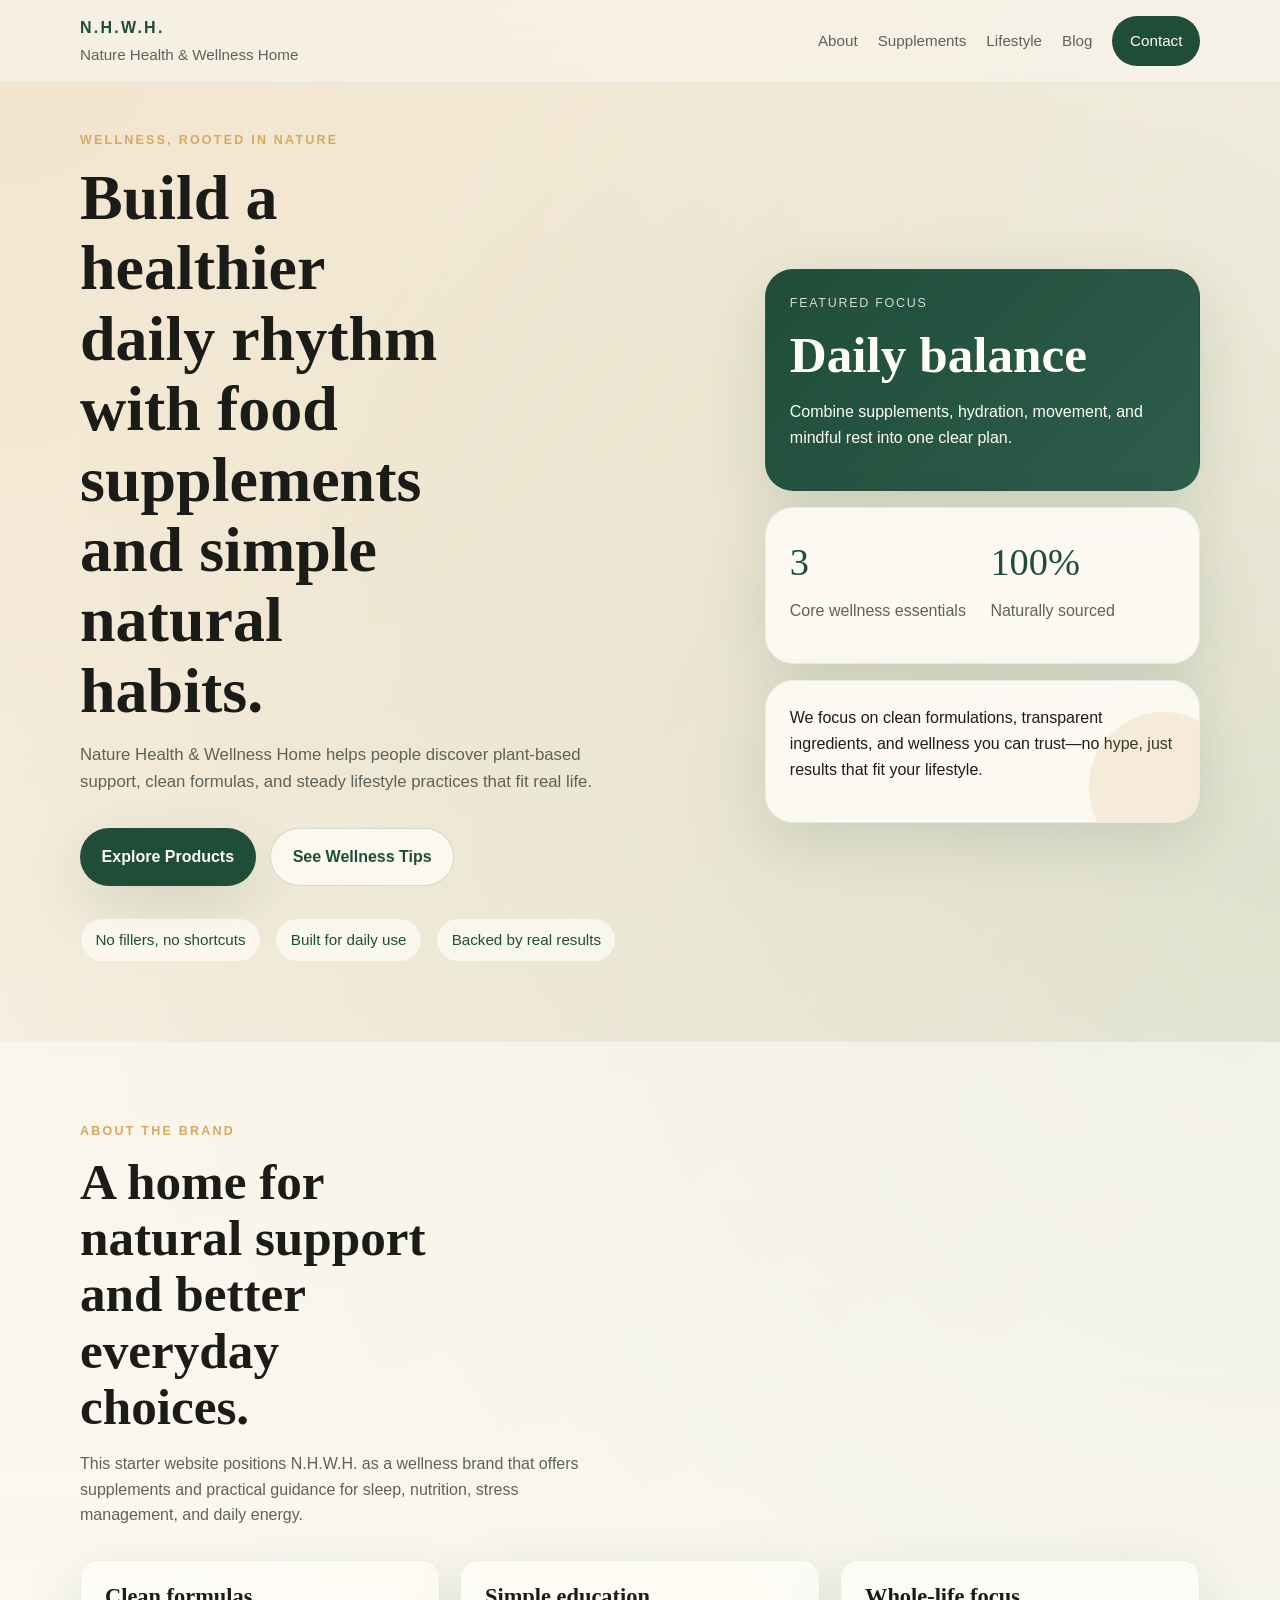
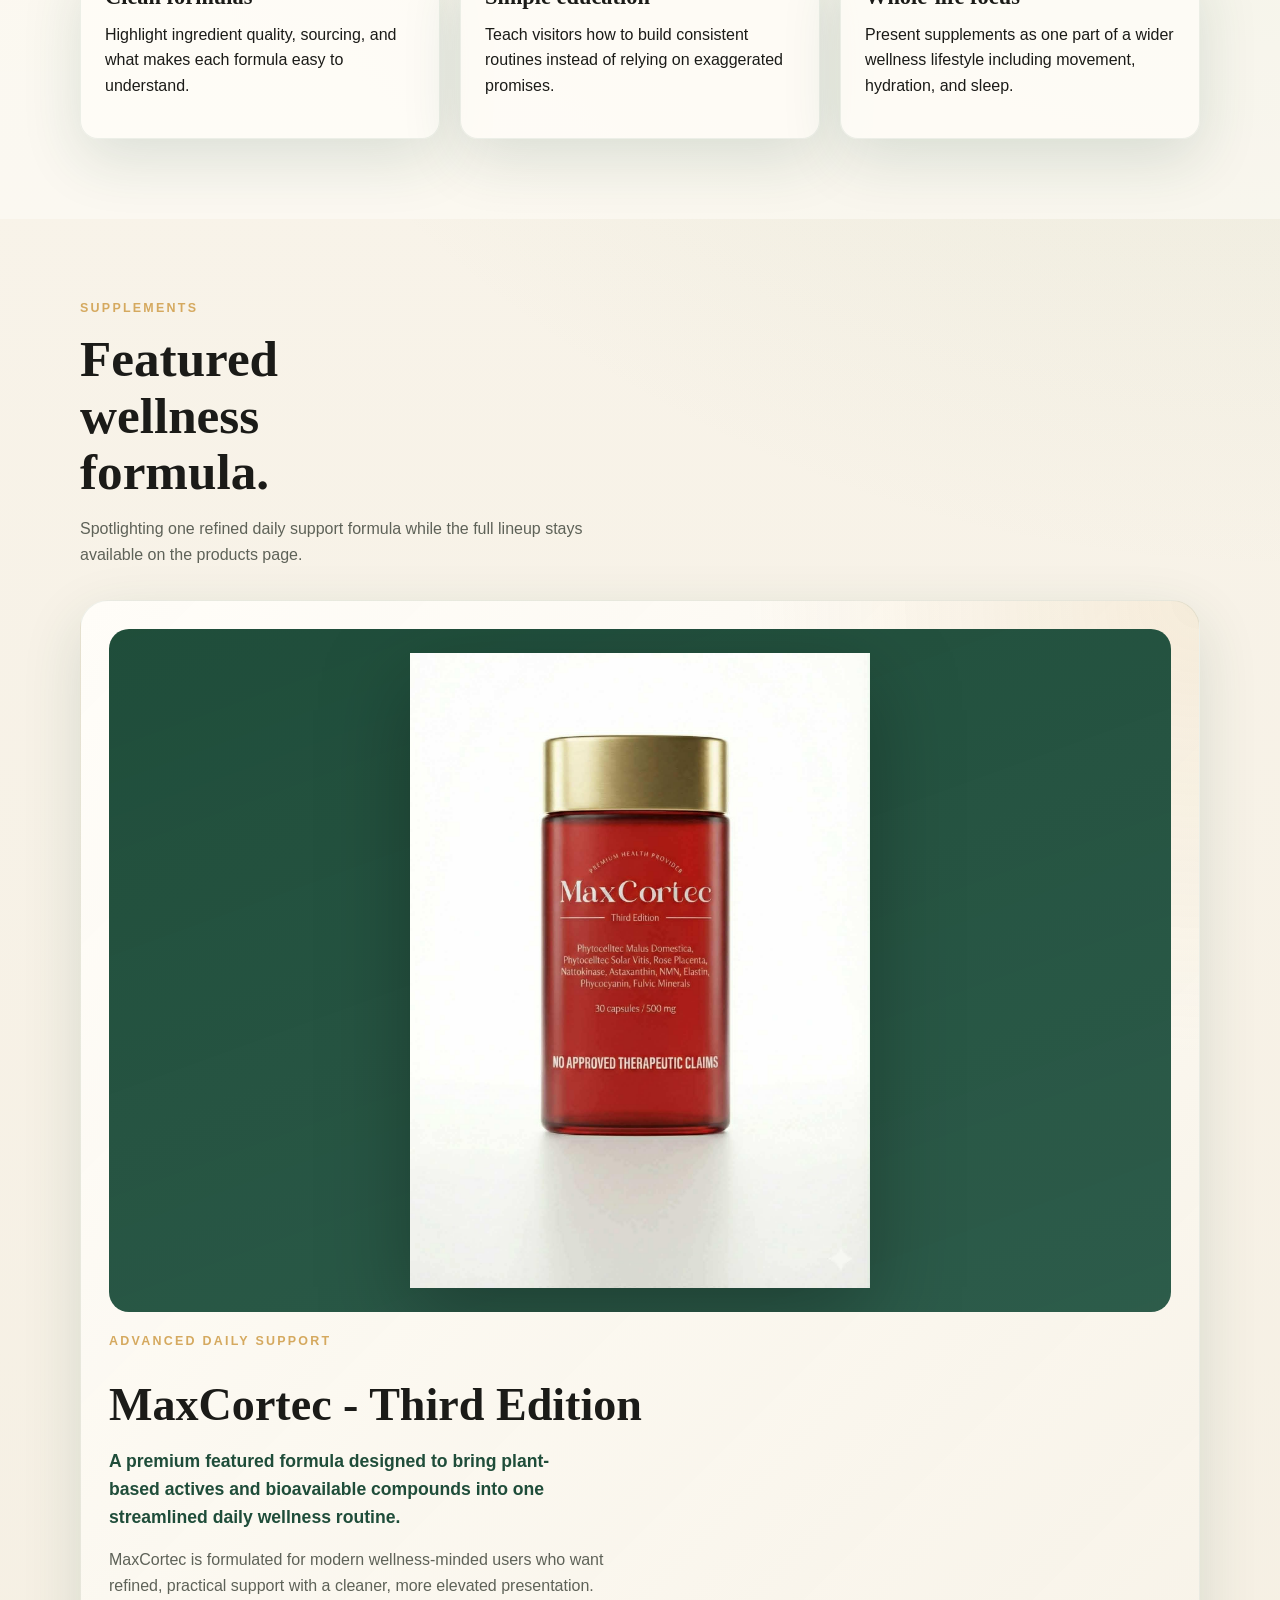
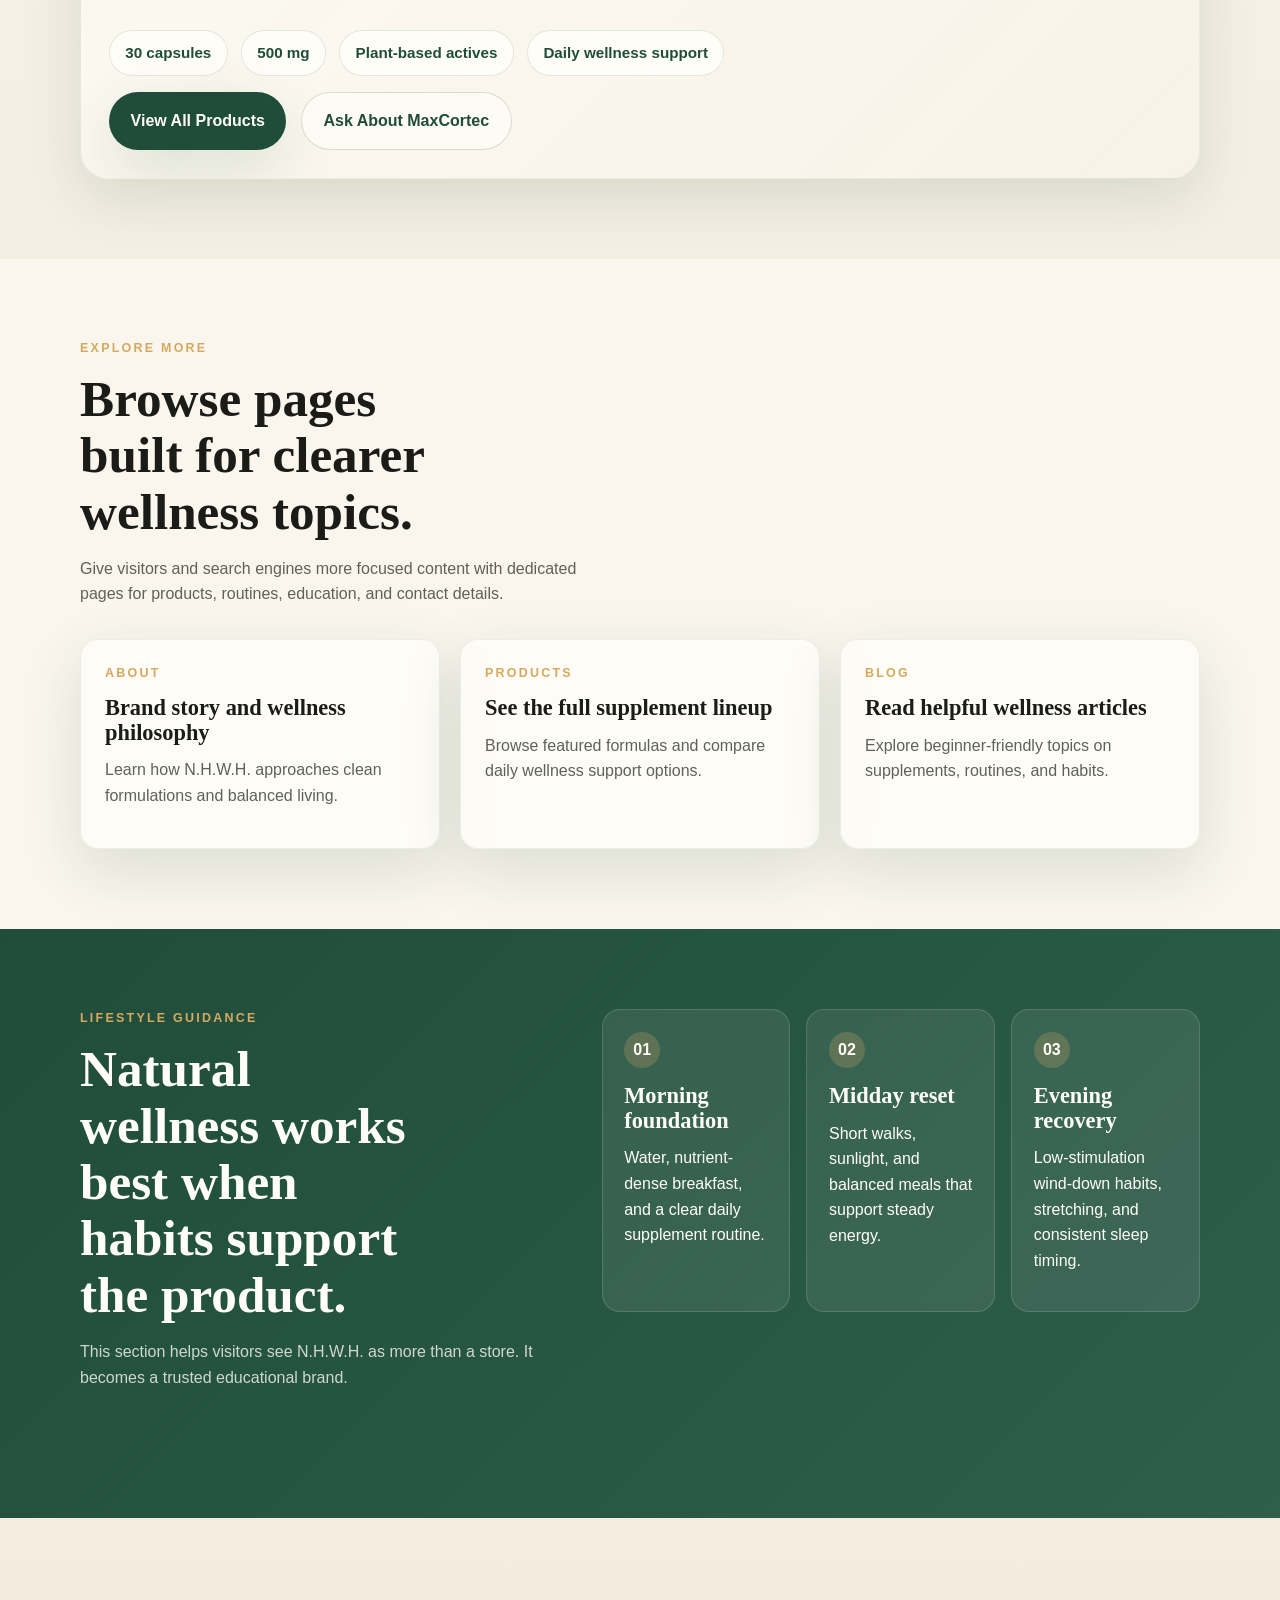
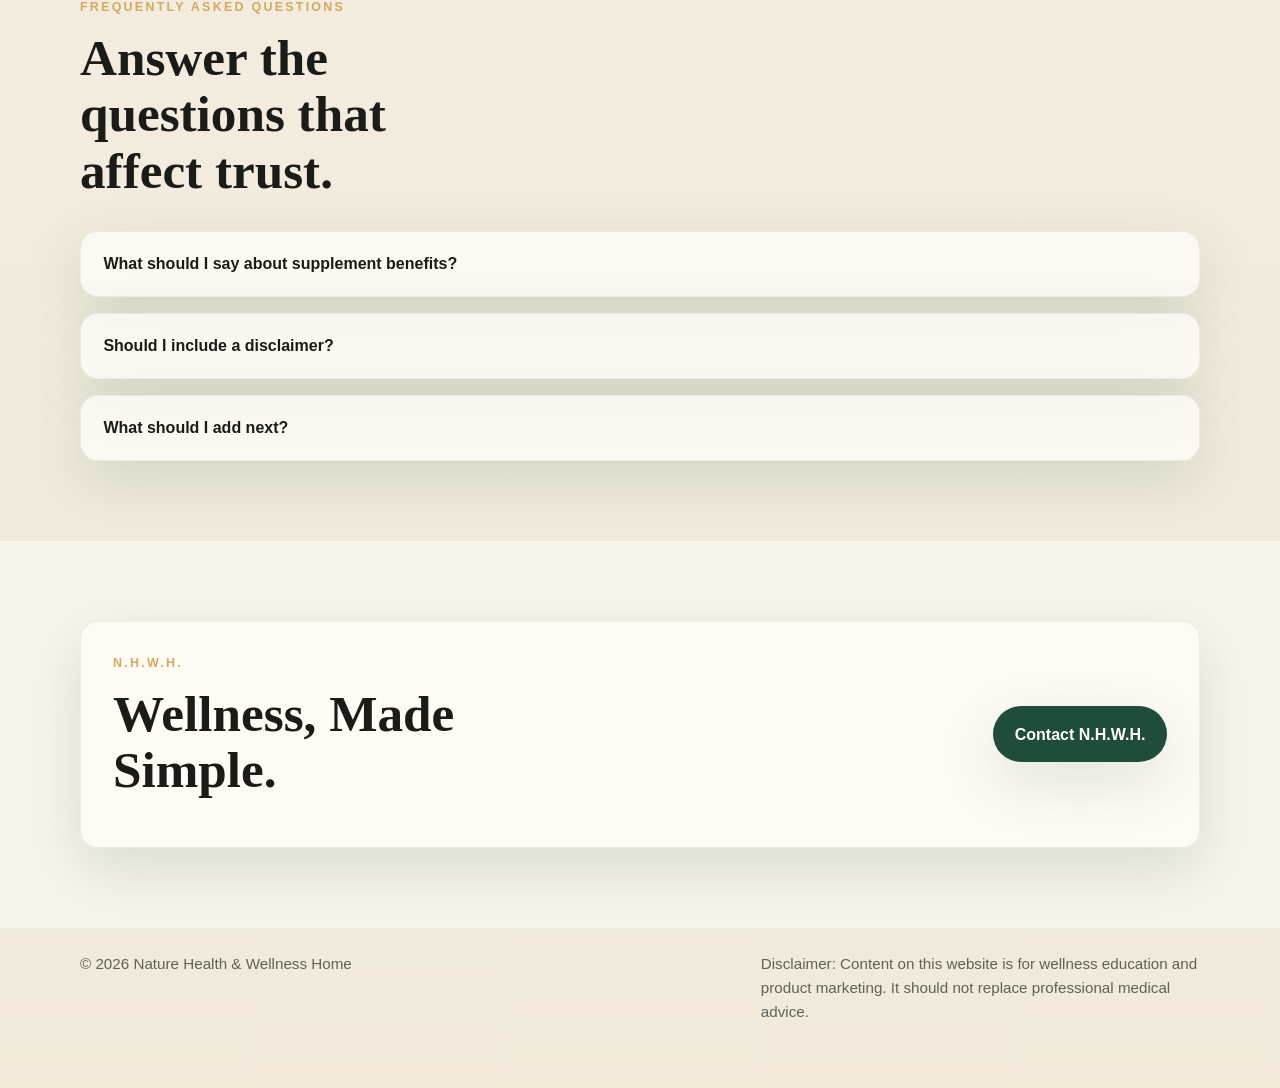
<file: index.html>
<!DOCTYPE html>
<html lang="en">
  <head>
    <meta charset="UTF-8" />
    <meta name="viewport" content="width=device-width, initial-scale=1.0" />
    <title>Nature Health & Wellness Home | Natural Supplements & Daily Wellness</title>
    <meta
      name="description"
      content="Explore natural supplements, daily wellness routines, and balanced living tips from N.H.W.H. to support a healthier everyday lifestyle."
    />
    <link rel="stylesheet" href="styles.css" />
    <script src="script.js" defer></script>
  </head>
  <body>
    <header class="site-header">
      <div class="container header-inner">
        <a class="brand" href="index.html">
          <span class="brand-mark">N.H.W.H.</span>
          <span class="brand-name">Nature Health & Wellness Home</span>
        </a>

        <button
          class="menu-toggle"
          type="button"
          aria-expanded="false"
          aria-controls="site-nav"
        >
          Menu
        </button>

        <nav class="site-nav" id="site-nav" aria-label="Primary navigation">
          <a href="about.html">About</a>
          <a href="supplements.html">Supplements</a>
          <a href="daily-wellness-routines.html">Lifestyle</a>
          <a href="blog.html">Blog</a>
          <a class="nav-cta" href="contact.html">Contact</a>
        </nav>
      </div>
    </header>

    <main id="top">
      <section class="hero section">
        <div class="container hero-grid">
          <div class="hero-copy">
            <p class="eyebrow">Wellness, rooted in nature</p>
            <h1>Build a healthier daily rhythm with food supplements and simple natural habits.</h1>
            <p class="hero-text">
              Nature Health & Wellness Home helps people discover plant-based support,
              clean formulas, and steady lifestyle practices that fit real life.
            </p>
            <div class="hero-actions">
              <a class="button primary" href="products.html">Explore Products</a>
              <a class="button secondary" href="daily-wellness-routines.html">See Wellness Tips</a>
            </div>
            <ul class="hero-points">
              <li>No fillers, no shortcuts</li>
              <li>Built for daily use</li>
              <li>Backed by real results</li>
            </ul>
          </div>

          <div class="hero-panel">
            <div class="panel-card accent-card">
              <p class="panel-label">Featured focus</p>
              <h2>Daily balance</h2>
              <p>
                Combine supplements, hydration, movement, and mindful rest into one
                clear plan.
              </p>
            </div>

            <div class="panel-card stat-card">
              <div>
                <p class="stat-number">3</p>
                <p class="stat-label">Core wellness essentials</p>
              </div>
              <div>
                <p class="stat-number">100%</p>
                <p class="stat-label">Naturally sourced</p>
              </div>
            </div>

            <div class="panel-card note-card">
              <p>
                We focus on clean formulations, transparent ingredients, and wellness you
                can trust—no hype, just results that fit your lifestyle.
              </p>
            </div>
          </div>
        </div>
      </section>

      <section class="section section-soft" id="about">
        <div class="container">
          <div class="section-heading reveal">
            <p class="eyebrow">About the brand</p>
            <h2>A home for natural support and better everyday choices.</h2>
            <p>
              This starter website positions N.H.W.H. as a wellness brand that offers
              supplements and practical guidance for sleep, nutrition, stress management,
              and daily energy.
            </p>
          </div>

          <div class="feature-grid">
            <article class="feature-card reveal">
              <h3>Clean formulas</h3>
              <p>
                Highlight ingredient quality, sourcing, and what makes each formula easy
                to understand.
              </p>
            </article>
            <article class="feature-card reveal">
              <h3>Simple education</h3>
              <p>
                Teach visitors how to build consistent routines instead of relying on
                exaggerated promises.
              </p>
            </article>
            <article class="feature-card reveal">
              <h3>Whole-life focus</h3>
              <p>
                Present supplements as one part of a wider wellness lifestyle including
                movement, hydration, and sleep.
              </p>
            </article>
          </div>
        </div>
      </section>

      <section class="section" id="supplements">
        <div class="container">
          <div class="section-heading reveal">
            <p class="eyebrow">Supplements</p>
            <h2>Featured wellness formula.</h2>
            <p>
              Spotlighting one refined daily support formula while the full lineup stays
              available on the products page.
            </p>
          </div>

          <article class="feature-banner reveal">
            <div class="feature-banner-copy">
              <p class="eyebrow">Advanced daily support</p>
              <h3>MaxCortec - Third Edition</h3>
              <p class="feature-banner-lead">
                A premium featured formula designed to bring plant-based actives and
                bioavailable compounds into one streamlined daily wellness routine.
              </p>
              <p>
                MaxCortec is formulated for modern wellness-minded users who want refined,
                practical support with a cleaner, more elevated presentation.
              </p>
              <ul class="product-highlights">
                <li>30 capsules</li>
                <li>500 mg</li>
                <li>Plant-based actives</li>
                <li>Daily wellness support</li>
              </ul>
              <div class="feature-banner-actions">
                <a class="button primary" href="products.html">View All Products</a>
                <a class="button secondary" href="contact.html">Ask About MaxCortec</a>
              </div>
            </div>

            <div class="feature-banner-visual">
              <img
                src="MaxCortec.jpeg"
                alt="MaxCortec Third Edition supplement bottle product photo"
              />
            </div>
          </article>
        </div>
      </section>

      <section class="section section-soft">
        <div class="container">
          <div class="section-heading reveal">
            <p class="eyebrow">Explore more</p>
            <h2>Browse pages built for clearer wellness topics.</h2>
            <p>
              Give visitors and search engines more focused content with dedicated pages
              for products, routines, education, and contact details.
            </p>
          </div>

          <div class="resource-grid">
            <a class="resource-card reveal" href="about.html">
              <p class="eyebrow">About</p>
              <h3>Brand story and wellness philosophy</h3>
              <p>Learn how N.H.W.H. approaches clean formulations and balanced living.</p>
            </a>
            <a class="resource-card reveal" href="products.html">
              <p class="eyebrow">Products</p>
              <h3>See the full supplement lineup</h3>
              <p>Browse featured formulas and compare daily wellness support options.</p>
            </a>
            <a class="resource-card reveal" href="blog.html">
              <p class="eyebrow">Blog</p>
              <h3>Read helpful wellness articles</h3>
              <p>Explore beginner-friendly topics on supplements, routines, and habits.</p>
            </a>
          </div>
        </div>
      </section>

      <section class="section section-contrast" id="lifestyle">
        <div class="container lifestyle-grid">
          <div class="section-heading reveal">
            <p class="eyebrow">Lifestyle guidance</p>
            <h2>Natural wellness works best when habits support the product.</h2>
            <p>
              This section helps visitors see N.H.W.H. as more than a store. It becomes a
              trusted educational brand.
            </p>
          </div>

          <div class="routine-board reveal">
            <article>
              <span>01</span>
              <h3>Morning foundation</h3>
              <p>Water, nutrient-dense breakfast, and a clear daily supplement routine.</p>
            </article>
            <article>
              <span>02</span>
              <h3>Midday reset</h3>
              <p>Short walks, sunlight, and balanced meals that support steady energy.</p>
            </article>
            <article>
              <span>03</span>
              <h3>Evening recovery</h3>
              <p>Low-stimulation wind-down habits, stretching, and consistent sleep timing.</p>
            </article>
          </div>
        </div>
      </section>

      <section class="section" id="faq">
        <div class="container">
          <div class="section-heading reveal">
            <p class="eyebrow">Frequently asked questions</p>
            <h2>Answer the questions that affect trust.</h2>
          </div>

          <div class="faq-list">
            <details class="faq-item reveal">
              <summary>What should I say about supplement benefits?</summary>
              <p>
                Use careful wellness language like support, balance, or daily routine
                benefits. Avoid claiming that a product diagnoses, treats, cures, or
                prevents disease unless you have the proper legal and scientific basis.
              </p>
            </details>
            <details class="faq-item reveal">
              <summary>Should I include a disclaimer?</summary>
              <p>
                Yes. A visible wellness disclaimer improves clarity and helps frame the site
                responsibly.
              </p>
            </details>
            <details class="faq-item reveal">
              <summary>What should I add next?</summary>
              <p>
                Add product pages, a contact form, a store system, real brand photography,
                and a privacy policy when you are ready.
              </p>
            </details>
          </div>
        </div>
      </section>

      <section class="section section-soft" id="contact">
        <div class="container contact-card reveal">
          <div>
            <p class="eyebrow">N.H.W.H.</p>
            <h2>Wellness, Made Simple.</h2>
          </div>
          <a class="button primary" href="contact.html">Contact N.H.W.H.</a>
        </div>
      </section>
    </main>

    <footer class="site-footer">
      <div class="container footer-inner">
        <p>&copy; <span id="year"></span> Nature Health & Wellness Home</p>
        <p class="footer-note">
          Disclaimer: Content on this website is for wellness education and product
          marketing. It should not replace professional medical advice.
        </p>
      </div>
    </footer>
  </body>
</html>
</file>
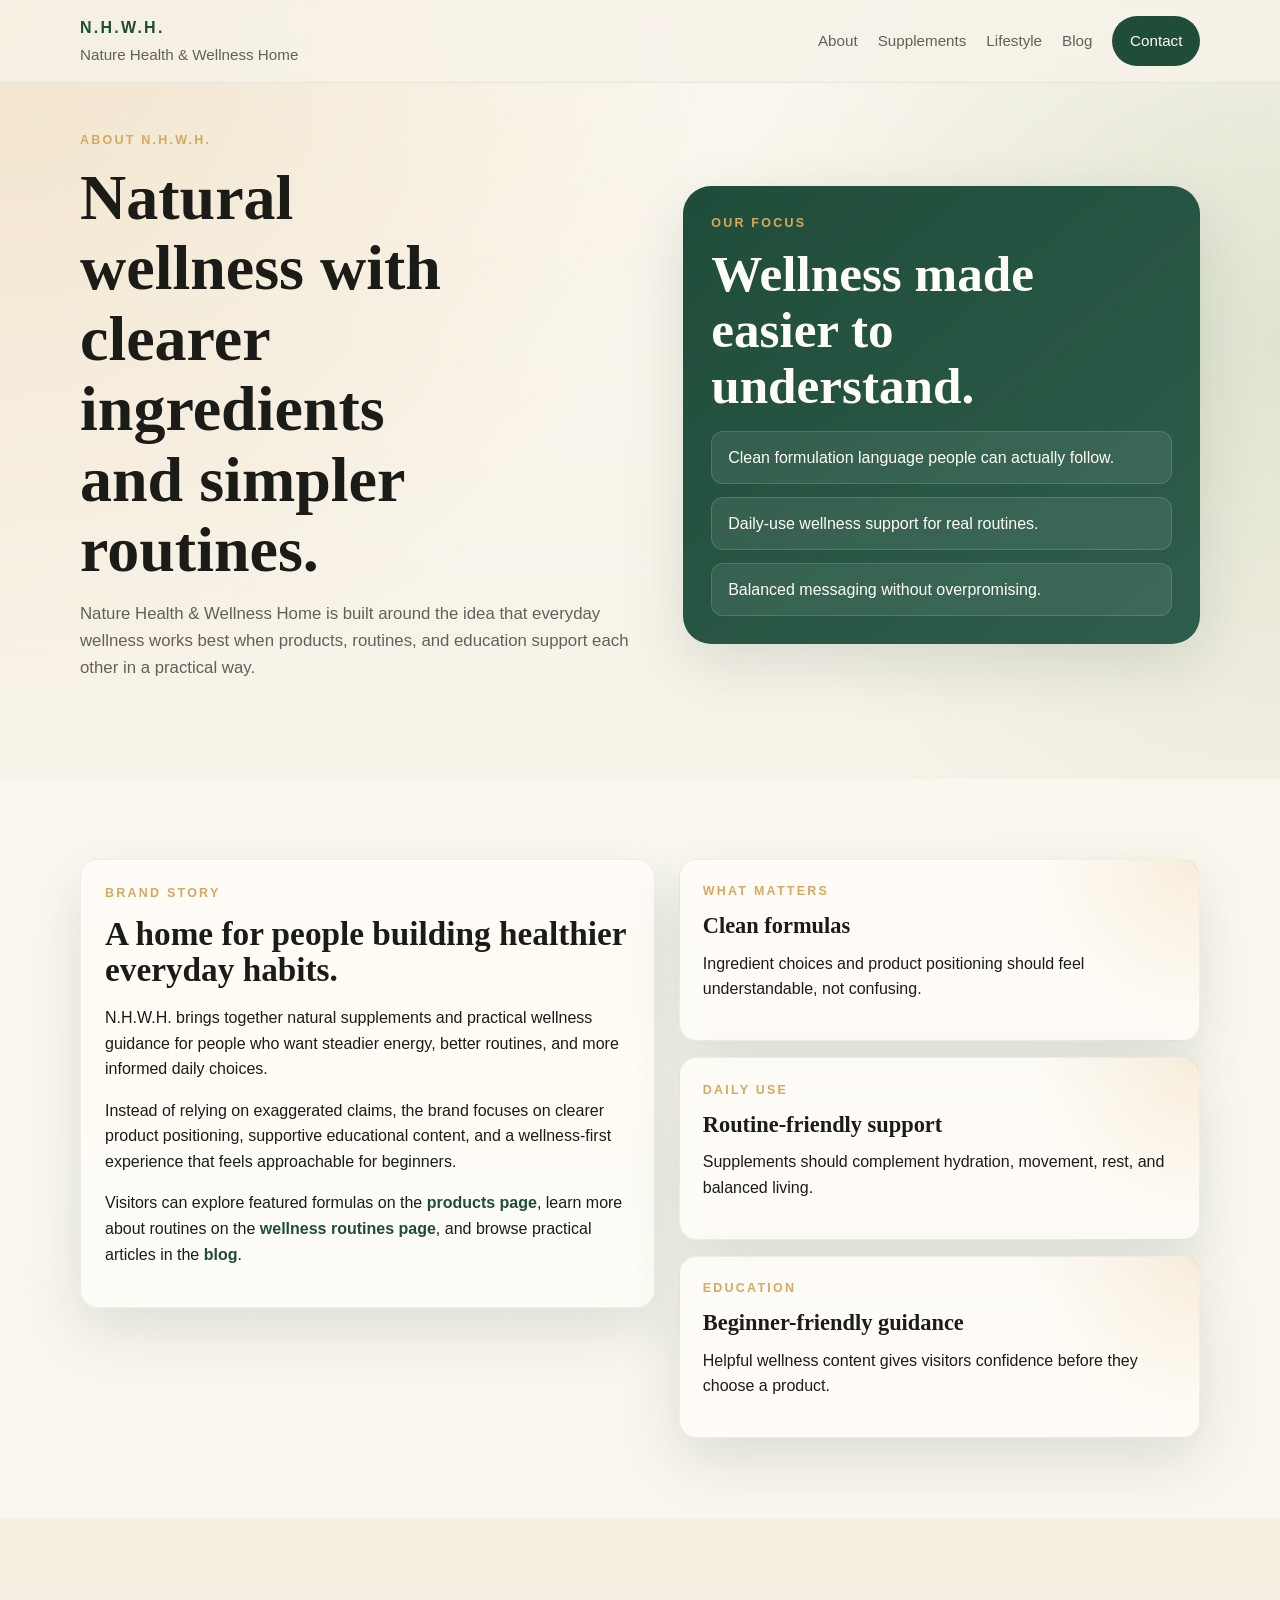
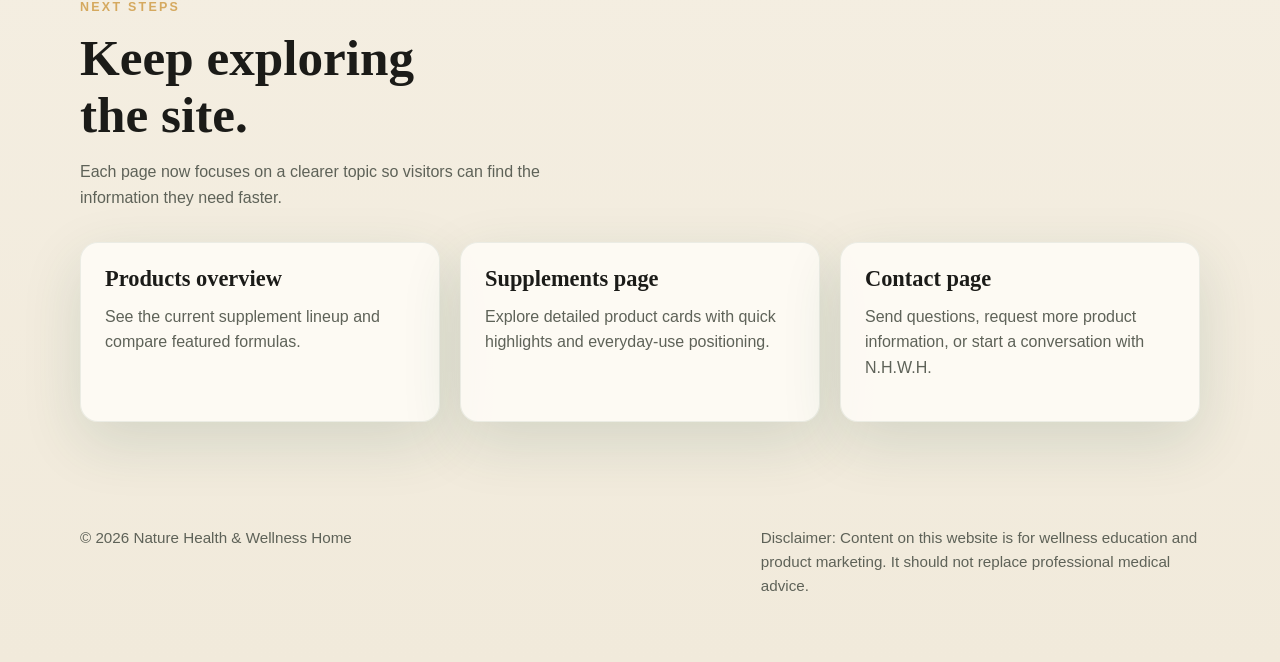
<file: about.html>
<!DOCTYPE html>
<html lang="en">
  <head>
    <meta charset="UTF-8" />
    <meta name="viewport" content="width=device-width, initial-scale=1.0" />
    <title>About N.H.W.H. | Natural Wellness Brand Story</title>
    <meta
      name="description"
      content="Learn about Nature Health & Wellness Home, our approach to natural supplements, clean formulations, and practical daily wellness support."
    />
    <link rel="stylesheet" href="styles.css" />
    <script src="script.js" defer></script>
  </head>
  <body>
    <header class="site-header">
      <div class="container header-inner">
        <a class="brand" href="index.html">
          <span class="brand-mark">N.H.W.H.</span>
          <span class="brand-name">Nature Health & Wellness Home</span>
        </a>

        <button class="menu-toggle" type="button" aria-expanded="false" aria-controls="site-nav">
          Menu
        </button>

        <nav class="site-nav" id="site-nav" aria-label="Primary navigation">
          <a href="about.html">About</a>
          <a href="supplements.html">Supplements</a>
          <a href="daily-wellness-routines.html">Lifestyle</a>
          <a href="blog.html">Blog</a>
          <a class="nav-cta" href="contact.html">Contact</a>
        </nav>
      </div>
    </header>

    <main>
      <section class="section page-hero">
        <div class="container page-hero-grid">
          <div class="page-hero-copy">
            <p class="eyebrow">About N.H.W.H.</p>
            <h1>Natural wellness with clearer ingredients and simpler routines.</h1>
            <p>
              Nature Health & Wellness Home is built around the idea that everyday wellness
              works best when products, routines, and education support each other in a
              practical way.
            </p>
          </div>

          <div class="page-hero-panel">
            <p class="eyebrow">Our focus</p>
            <h2>Wellness made easier to understand.</h2>
            <ul class="page-hero-points">
              <li>Clean formulation language people can actually follow.</li>
              <li>Daily-use wellness support for real routines.</li>
              <li>Balanced messaging without overpromising.</li>
            </ul>
          </div>
        </div>
      </section>

      <section class="section section-soft">
        <div class="container two-column">
          <article class="prose-card">
            <p class="eyebrow">Brand story</p>
            <h2>A home for people building healthier everyday habits.</h2>
            <p>
              N.H.W.H. brings together natural supplements and practical wellness guidance
              for people who want steadier energy, better routines, and more informed daily
              choices.
            </p>
            <p>
              Instead of relying on exaggerated claims, the brand focuses on clearer product
              positioning, supportive educational content, and a wellness-first experience
              that feels approachable for beginners.
            </p>
            <p>
              Visitors can explore featured formulas on the
              <a class="inline-link" href="products.html">products page</a>, learn more
              about routines on the
              <a class="inline-link" href="daily-wellness-routines.html">wellness routines page</a>,
              and browse practical articles in the
              <a class="inline-link" href="blog.html">blog</a>.
            </p>
          </article>

          <aside class="split-card">
            <div class="highlight-card">
              <p class="eyebrow">What matters</p>
              <h3>Clean formulas</h3>
              <p>Ingredient choices and product positioning should feel understandable, not confusing.</p>
            </div>
            <div class="highlight-card">
              <p class="eyebrow">Daily use</p>
              <h3>Routine-friendly support</h3>
              <p>Supplements should complement hydration, movement, rest, and balanced living.</p>
            </div>
            <div class="highlight-card">
              <p class="eyebrow">Education</p>
              <h3>Beginner-friendly guidance</h3>
              <p>Helpful wellness content gives visitors confidence before they choose a product.</p>
            </div>
          </aside>
        </div>
      </section>

      <section class="section">
        <div class="container">
          <div class="section-heading">
            <p class="eyebrow">Next steps</p>
            <h2>Keep exploring the site.</h2>
            <p>Each page now focuses on a clearer topic so visitors can find the information they need faster.</p>
          </div>

          <div class="topic-grid">
            <a class="topic-card" href="products.html">
              <h3>Products overview</h3>
              <p>See the current supplement lineup and compare featured formulas.</p>
            </a>
            <a class="topic-card" href="supplements.html">
              <h3>Supplements page</h3>
              <p>Explore detailed product cards with quick highlights and everyday-use positioning.</p>
            </a>
            <a class="topic-card" href="contact.html">
              <h3>Contact page</h3>
              <p>Send questions, request more product information, or start a conversation with N.H.W.H.</p>
            </a>
          </div>
        </div>
      </section>
    </main>

    <footer class="site-footer">
      <div class="container footer-inner">
        <p>&copy; <span id="year"></span> Nature Health & Wellness Home</p>
        <p class="footer-note">
          Disclaimer: Content on this website is for wellness education and product
          marketing. It should not replace professional medical advice.
        </p>
      </div>
    </footer>
  </body>
</html>
</file>
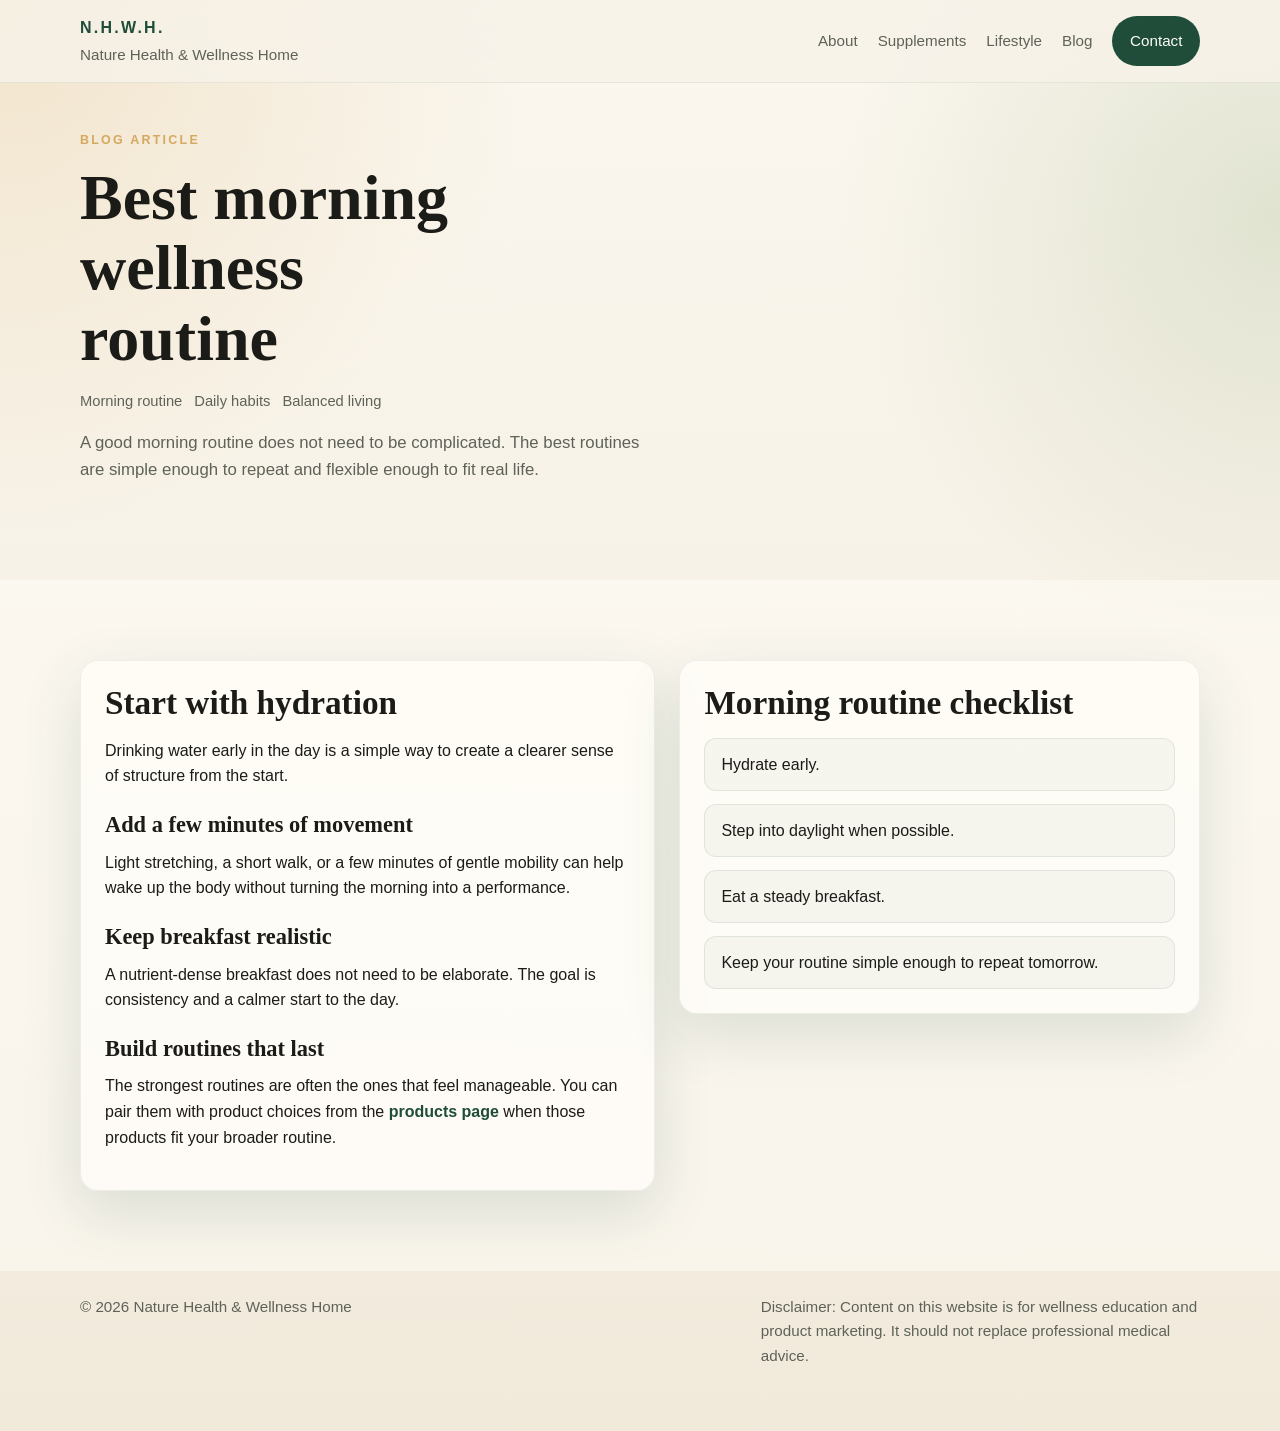
<file: best-morning-wellness-routine.html>
<!DOCTYPE html>
<html lang="en">
  <head>
    <meta charset="UTF-8" />
    <meta name="viewport" content="width=device-width, initial-scale=1.0" />
    <title>Best Morning Wellness Routine | N.H.W.H. Blog</title>
    <meta
      name="description"
      content="Build a simple morning wellness routine with hydration, movement, breakfast, and practical habits that support more balanced daily living."
    />
    <link rel="stylesheet" href="styles.css" />
    <script src="script.js" defer></script>
  </head>
  <body>
    <header class="site-header">
      <div class="container header-inner">
        <a class="brand" href="index.html">
          <span class="brand-mark">N.H.W.H.</span>
          <span class="brand-name">Nature Health & Wellness Home</span>
        </a>
        <button class="menu-toggle" type="button" aria-expanded="false" aria-controls="site-nav">
          Menu
        </button>
        <nav class="site-nav" id="site-nav" aria-label="Primary navigation">
          <a href="about.html">About</a>
          <a href="supplements.html">Supplements</a>
          <a href="daily-wellness-routines.html">Lifestyle</a>
          <a href="blog.html">Blog</a>
          <a class="nav-cta" href="contact.html">Contact</a>
        </nav>
      </div>
    </header>

    <main>
      <section class="section page-hero">
        <div class="container">
          <div class="page-hero-copy">
            <p class="eyebrow">Blog article</p>
            <h1>Best morning wellness routine</h1>
            <div class="post-meta">
              <span>Morning routine</span>
              <span>Daily habits</span>
              <span>Balanced living</span>
            </div>
            <p>
              A good morning routine does not need to be complicated. The best routines are
              simple enough to repeat and flexible enough to fit real life.
            </p>
          </div>
        </div>
      </section>

      <section class="section section-soft">
        <div class="container two-column">
          <article class="prose-card">
            <h2>Start with hydration</h2>
            <p>Drinking water early in the day is a simple way to create a clearer sense of structure from the start.</p>

            <h3>Add a few minutes of movement</h3>
            <p>Light stretching, a short walk, or a few minutes of gentle mobility can help wake up the body without turning the morning into a performance.</p>

            <h3>Keep breakfast realistic</h3>
            <p>A nutrient-dense breakfast does not need to be elaborate. The goal is consistency and a calmer start to the day.</p>

            <h3>Build routines that last</h3>
            <p>
              The strongest routines are often the ones that feel manageable. You can pair
              them with product choices from the
              <a class="inline-link" href="products.html">products page</a>
              when those products fit your broader routine.
            </p>
          </article>

          <aside class="prose-card">
            <h2>Morning routine checklist</h2>
            <ul class="check-list">
              <li>Hydrate early.</li>
              <li>Step into daylight when possible.</li>
              <li>Eat a steady breakfast.</li>
              <li>Keep your routine simple enough to repeat tomorrow.</li>
            </ul>
          </aside>
        </div>
      </section>
    </main>

    <footer class="site-footer">
      <div class="container footer-inner">
        <p>&copy; <span id="year"></span> Nature Health & Wellness Home</p>
        <p class="footer-note">
          Disclaimer: Content on this website is for wellness education and product
          marketing. It should not replace professional medical advice.
        </p>
      </div>
    </footer>
  </body>
</html>
</file>
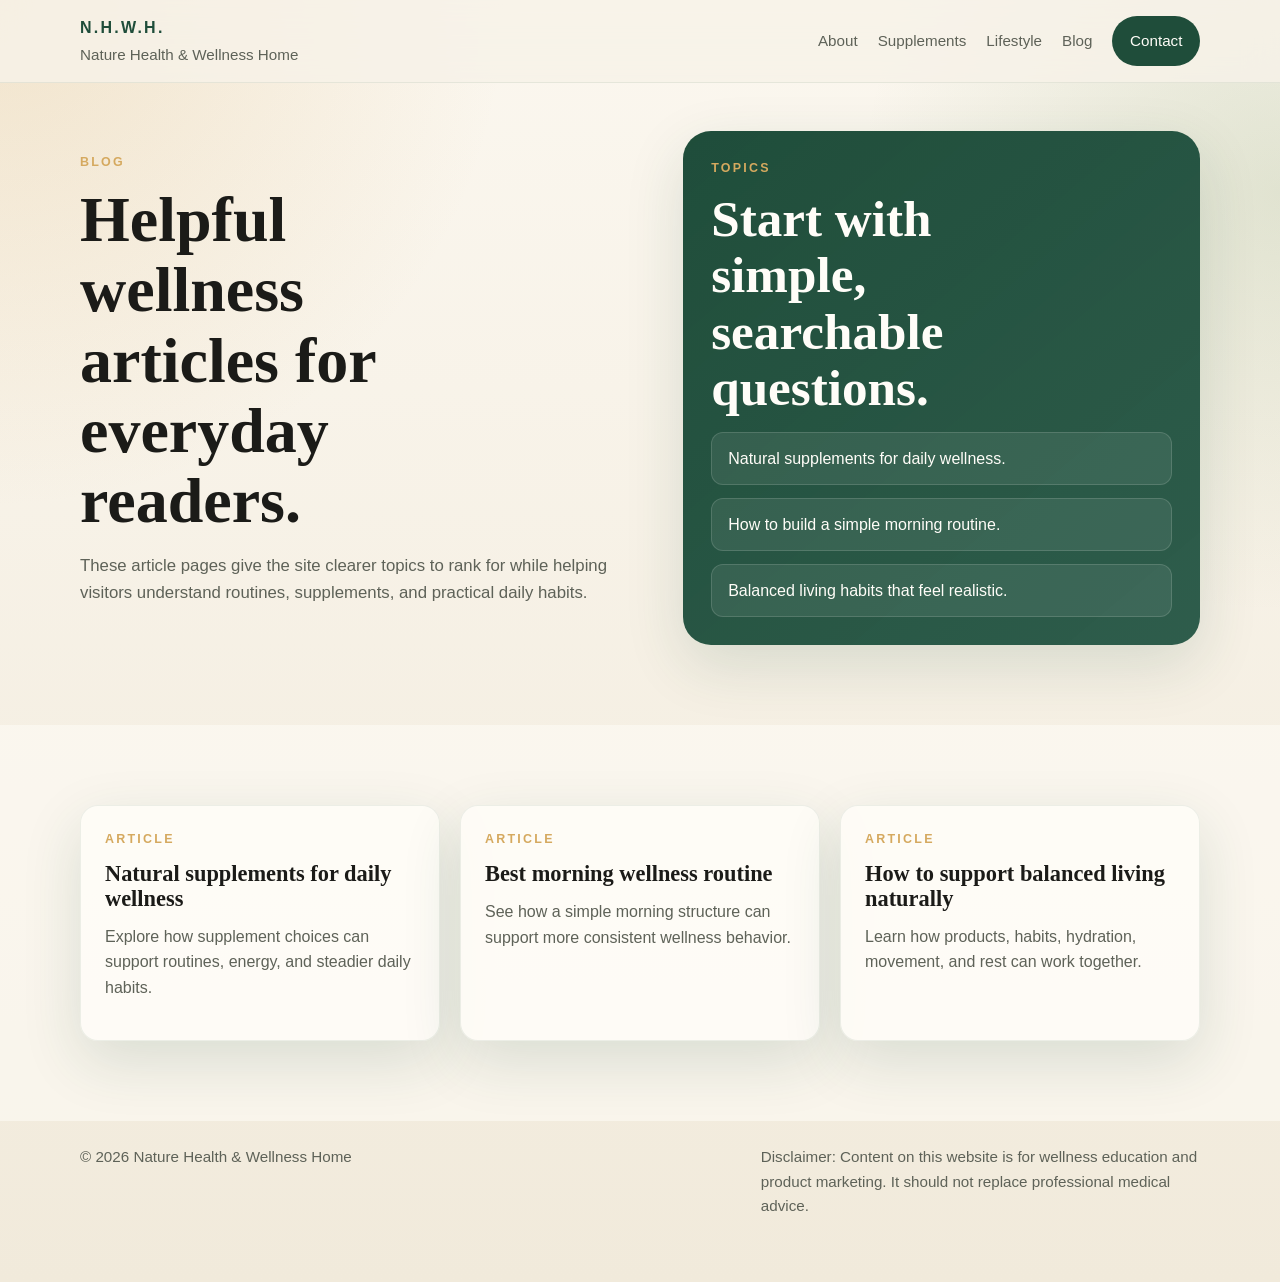
<file: blog.html>
<!DOCTYPE html>
<html lang="en">
  <head>
    <meta charset="UTF-8" />
    <meta name="viewport" content="width=device-width, initial-scale=1.0" />
    <title>Wellness Blog | Natural Supplements and Daily Routine Tips</title>
    <meta
      name="description"
      content="Read beginner-friendly wellness blog posts from N.H.W.H. on natural supplements, morning routines, and practical balanced living habits."
    />
    <link rel="stylesheet" href="styles.css" />
    <script src="script.js" defer></script>
  </head>
  <body>
    <header class="site-header">
      <div class="container header-inner">
        <a class="brand" href="index.html">
          <span class="brand-mark">N.H.W.H.</span>
          <span class="brand-name">Nature Health & Wellness Home</span>
        </a>
        <button class="menu-toggle" type="button" aria-expanded="false" aria-controls="site-nav">
          Menu
        </button>
        <nav class="site-nav" id="site-nav" aria-label="Primary navigation">
          <a href="about.html">About</a>
          <a href="supplements.html">Supplements</a>
          <a href="daily-wellness-routines.html">Lifestyle</a>
          <a href="blog.html">Blog</a>
          <a class="nav-cta" href="contact.html">Contact</a>
        </nav>
      </div>
    </header>

    <main>
      <section class="section page-hero">
        <div class="container page-hero-grid">
          <div class="page-hero-copy">
            <p class="eyebrow">Blog</p>
            <h1>Helpful wellness articles for everyday readers.</h1>
            <p>
              These article pages give the site clearer topics to rank for while helping
              visitors understand routines, supplements, and practical daily habits.
            </p>
          </div>
          <div class="page-hero-panel">
            <p class="eyebrow">Topics</p>
            <h2>Start with simple, searchable questions.</h2>
            <ul class="page-hero-points">
              <li>Natural supplements for daily wellness.</li>
              <li>How to build a simple morning routine.</li>
              <li>Balanced living habits that feel realistic.</li>
            </ul>
          </div>
        </div>
      </section>

      <section class="section section-soft">
        <div class="container blog-grid">
          <a class="blog-card" href="natural-supplements-for-daily-wellness.html">
            <p class="eyebrow">Article</p>
            <h3>Natural supplements for daily wellness</h3>
            <p>Explore how supplement choices can support routines, energy, and steadier daily habits.</p>
          </a>
          <a class="blog-card" href="best-morning-wellness-routine.html">
            <p class="eyebrow">Article</p>
            <h3>Best morning wellness routine</h3>
            <p>See how a simple morning structure can support more consistent wellness behavior.</p>
          </a>
          <a class="blog-card" href="how-to-support-balanced-living-naturally.html">
            <p class="eyebrow">Article</p>
            <h3>How to support balanced living naturally</h3>
            <p>Learn how products, habits, hydration, movement, and rest can work together.</p>
          </a>
        </div>
      </section>
    </main>

    <footer class="site-footer">
      <div class="container footer-inner">
        <p>&copy; <span id="year"></span> Nature Health & Wellness Home</p>
        <p class="footer-note">
          Disclaimer: Content on this website is for wellness education and product
          marketing. It should not replace professional medical advice.
        </p>
      </div>
    </footer>
  </body>
</html>
</file>
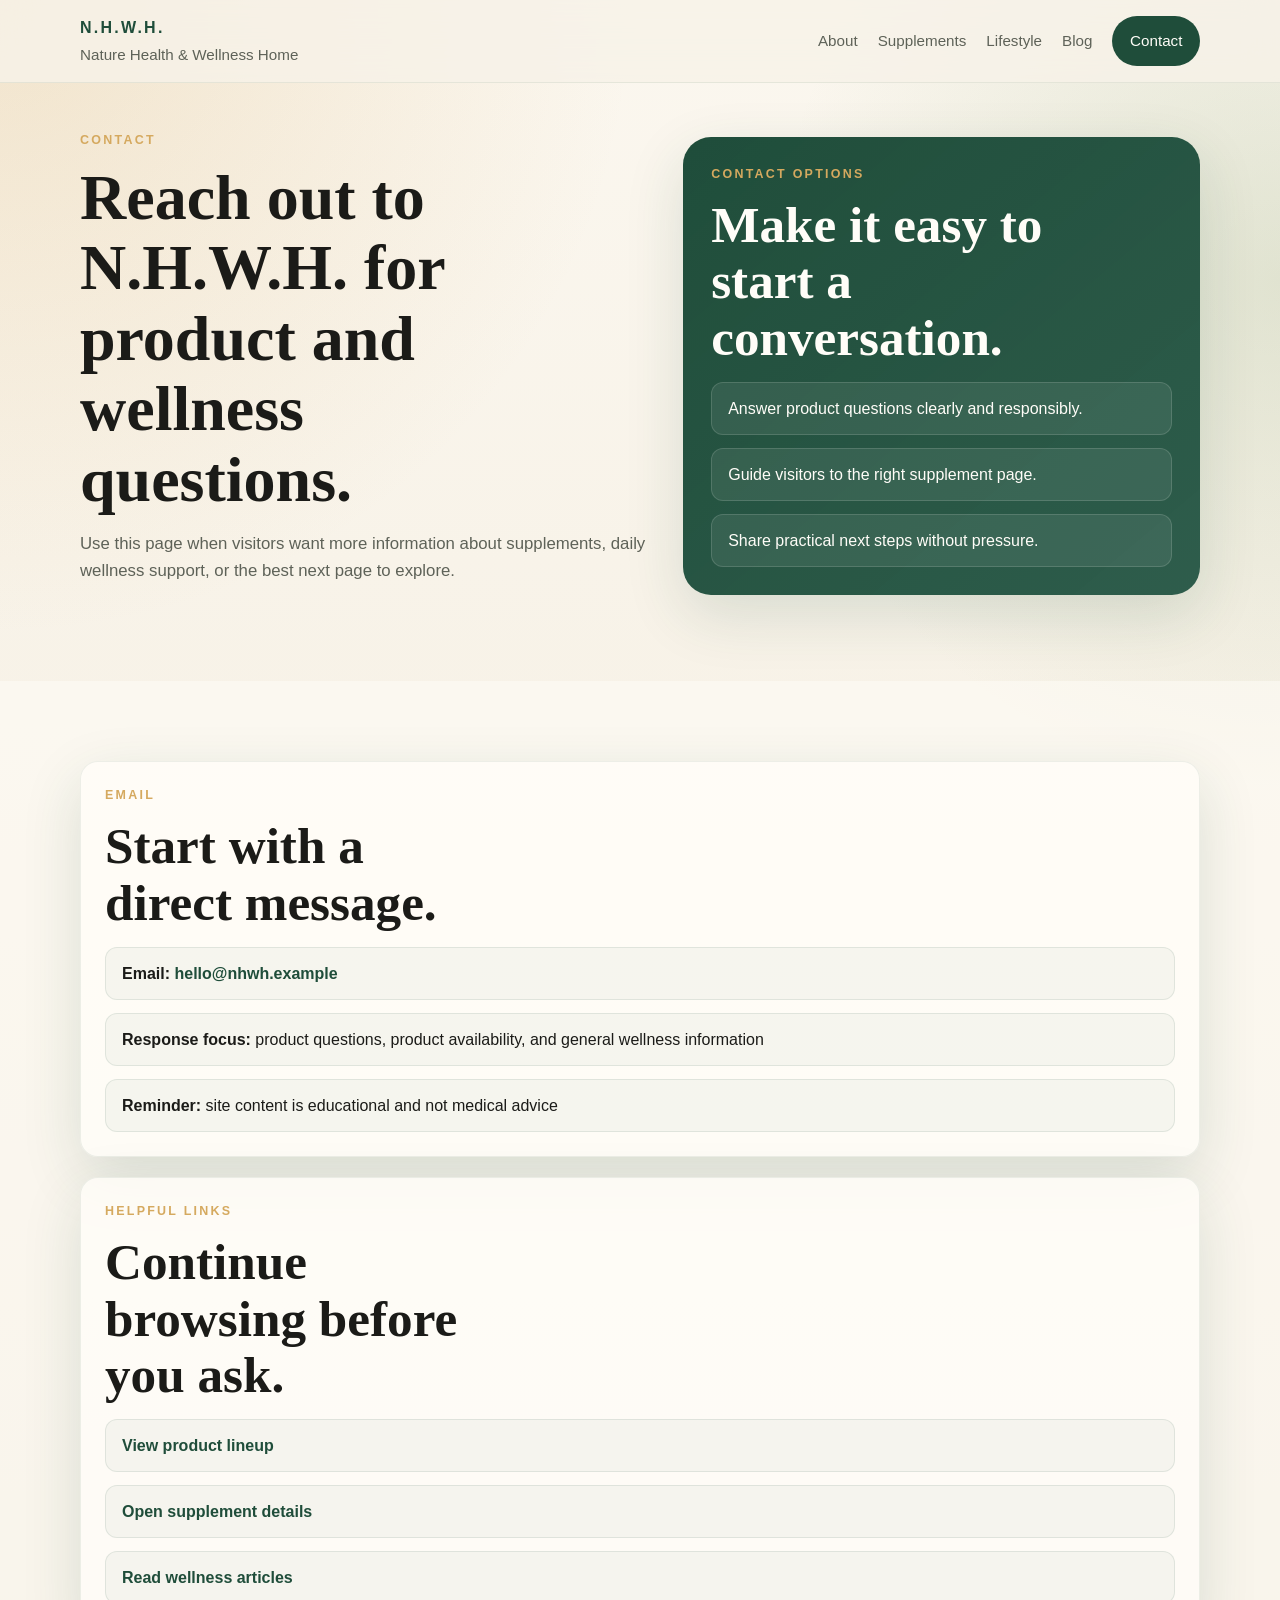
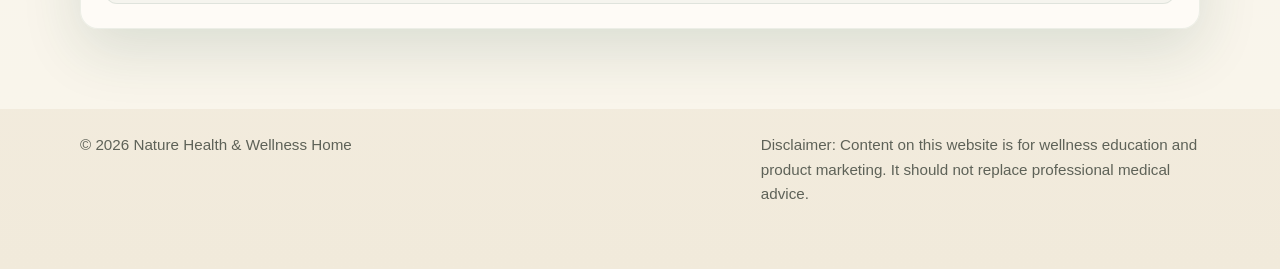
<file: contact.html>
<!DOCTYPE html>
<html lang="en">
  <head>
    <meta charset="UTF-8" />
    <meta name="viewport" content="width=device-width, initial-scale=1.0" />
    <title>Contact N.H.W.H. | Natural Wellness and Supplement Questions</title>
    <meta
      name="description"
      content="Contact Nature Health & Wellness Home for product questions, wellness inquiries, and more information about our natural supplement lineup."
    />
    <link rel="stylesheet" href="styles.css" />
    <script src="script.js" defer></script>
  </head>
  <body>
    <header class="site-header">
      <div class="container header-inner">
        <a class="brand" href="index.html">
          <span class="brand-mark">N.H.W.H.</span>
          <span class="brand-name">Nature Health & Wellness Home</span>
        </a>
        <button class="menu-toggle" type="button" aria-expanded="false" aria-controls="site-nav">
          Menu
        </button>
        <nav class="site-nav" id="site-nav" aria-label="Primary navigation">
          <a href="about.html">About</a>
          <a href="supplements.html">Supplements</a>
          <a href="daily-wellness-routines.html">Lifestyle</a>
          <a href="blog.html">Blog</a>
          <a class="nav-cta" href="contact.html">Contact</a>
        </nav>
      </div>
    </header>

    <main>
      <section class="section page-hero">
        <div class="container page-hero-grid">
          <div class="page-hero-copy">
            <p class="eyebrow">Contact</p>
            <h1>Reach out to N.H.W.H. for product and wellness questions.</h1>
            <p>
              Use this page when visitors want more information about supplements, daily
              wellness support, or the best next page to explore.
            </p>
          </div>
          <div class="page-hero-panel">
            <p class="eyebrow">Contact options</p>
            <h2>Make it easy to start a conversation.</h2>
            <ul class="page-hero-points">
              <li>Answer product questions clearly and responsibly.</li>
              <li>Guide visitors to the right supplement page.</li>
              <li>Share practical next steps without pressure.</li>
            </ul>
          </div>
        </div>
      </section>

      <section class="section section-soft">
        <div class="container contact-grid">
          <div class="contact-panel">
            <p class="eyebrow">Email</p>
            <h2>Start with a direct message.</h2>
            <ul class="contact-list">
              <li><strong>Email:</strong> <a class="inline-link" href="mailto:hello@nhwh.example">hello@nhwh.example</a></li>
              <li><strong>Response focus:</strong> product questions, product availability, and general wellness information</li>
              <li><strong>Reminder:</strong> site content is educational and not medical advice</li>
            </ul>
          </div>
          <div class="contact-panel">
            <p class="eyebrow">Helpful links</p>
            <h2>Continue browsing before you ask.</h2>
            <ul class="contact-list">
              <li><a class="inline-link" href="products.html">View product lineup</a></li>
              <li><a class="inline-link" href="supplements.html">Open supplement details</a></li>
              <li><a class="inline-link" href="blog.html">Read wellness articles</a></li>
            </ul>
          </div>
        </div>
      </section>
    </main>

    <footer class="site-footer">
      <div class="container footer-inner">
        <p>&copy; <span id="year"></span> Nature Health & Wellness Home</p>
        <p class="footer-note">
          Disclaimer: Content on this website is for wellness education and product
          marketing. It should not replace professional medical advice.
        </p>
      </div>
    </footer>
  </body>
</html>
</file>
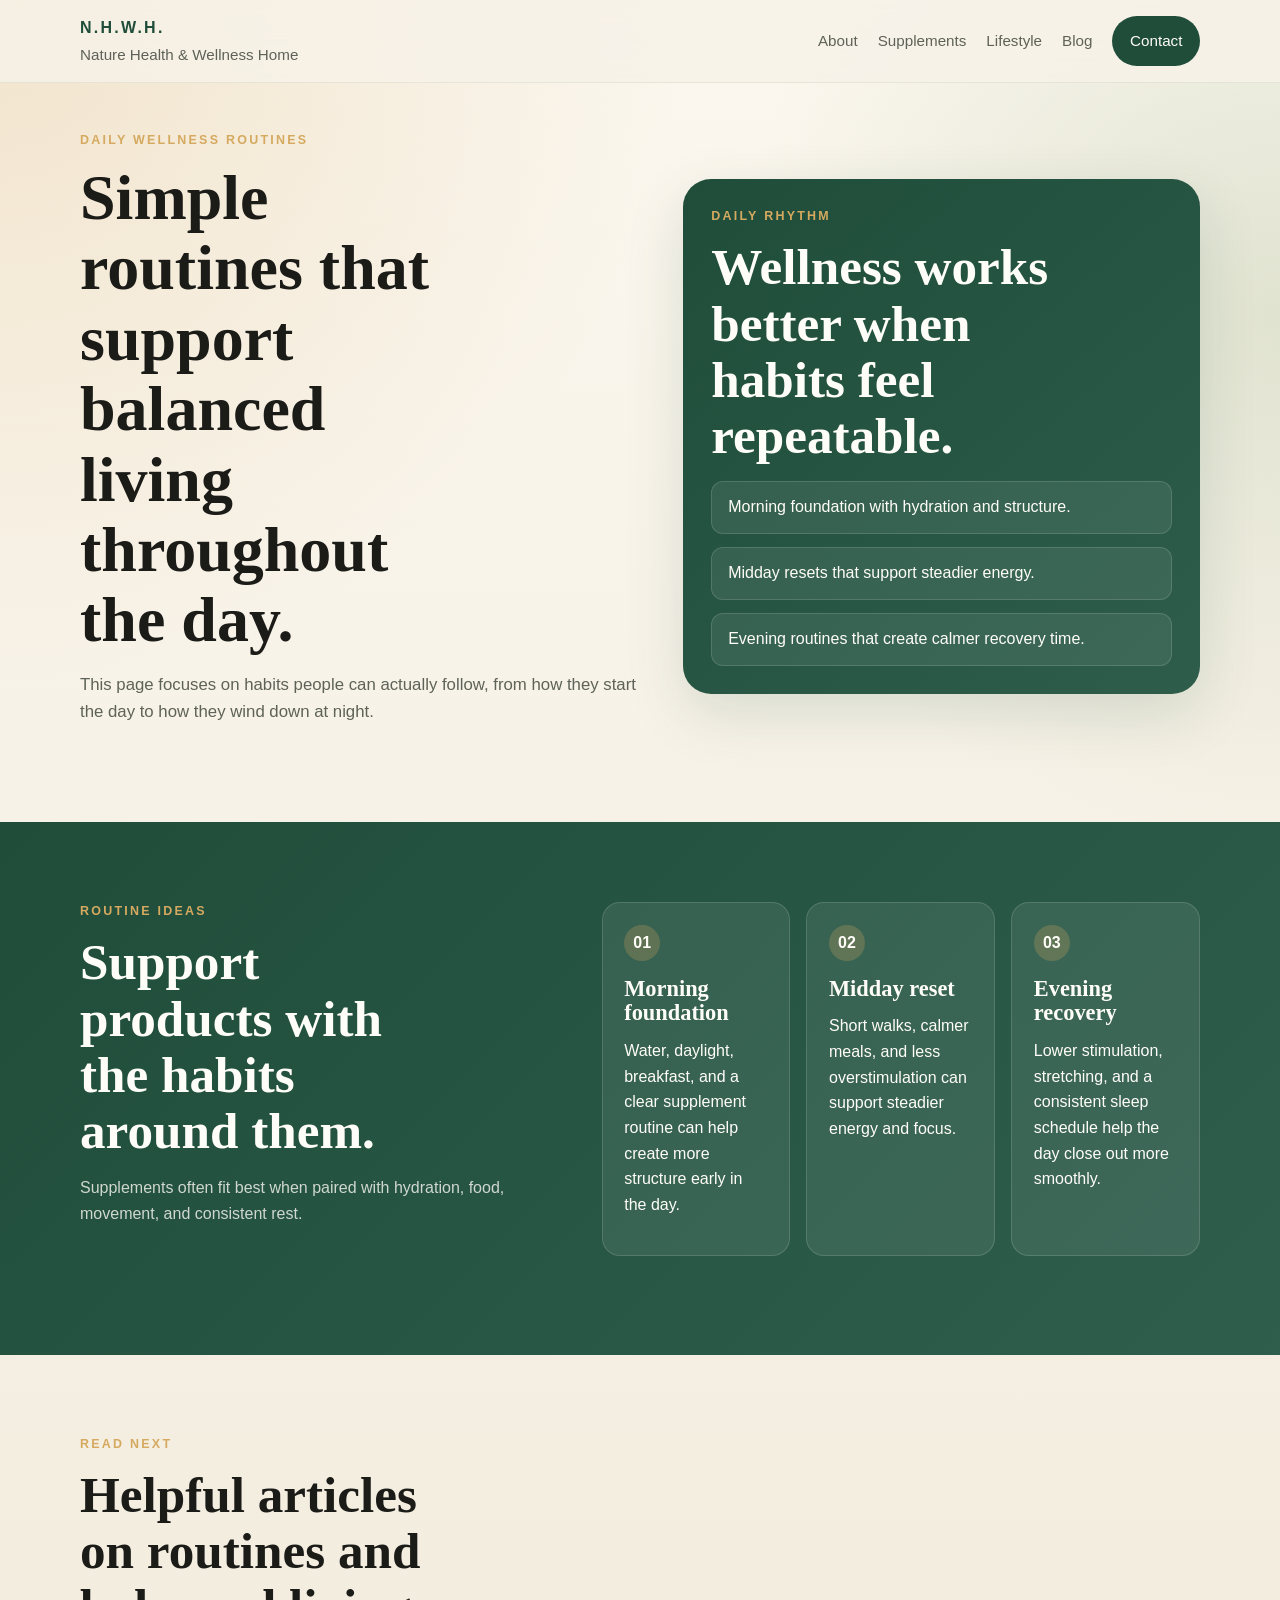
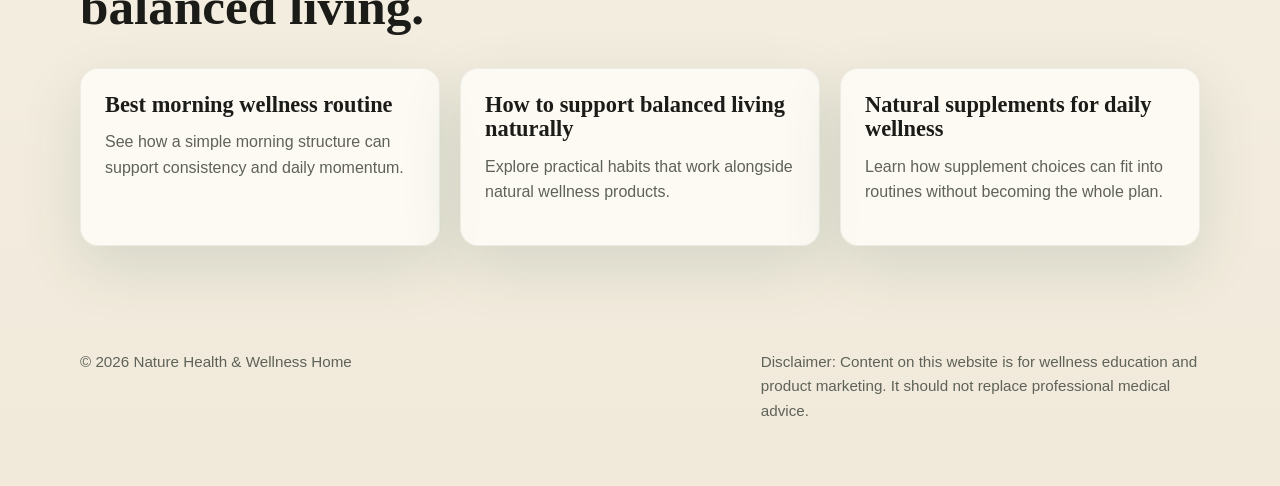
<file: daily-wellness-routines.html>
<!DOCTYPE html>
<html lang="en">
  <head>
    <meta charset="UTF-8" />
    <meta name="viewport" content="width=device-width, initial-scale=1.0" />
    <title>Daily Wellness Routines | Morning, Midday, and Evening Habits</title>
    <meta
      name="description"
      content="Explore simple morning, midday, and evening wellness routines from N.H.W.H. designed to support balanced living and healthier daily habits."
    />
    <link rel="stylesheet" href="styles.css" />
    <script src="script.js" defer></script>
  </head>
  <body>
    <header class="site-header">
      <div class="container header-inner">
        <a class="brand" href="index.html">
          <span class="brand-mark">N.H.W.H.</span>
          <span class="brand-name">Nature Health & Wellness Home</span>
        </a>
        <button class="menu-toggle" type="button" aria-expanded="false" aria-controls="site-nav">
          Menu
        </button>
        <nav class="site-nav" id="site-nav" aria-label="Primary navigation">
          <a href="about.html">About</a>
          <a href="supplements.html">Supplements</a>
          <a href="daily-wellness-routines.html">Lifestyle</a>
          <a href="blog.html">Blog</a>
          <a class="nav-cta" href="contact.html">Contact</a>
        </nav>
      </div>
    </header>

    <main>
      <section class="section page-hero">
        <div class="container page-hero-grid">
          <div class="page-hero-copy">
            <p class="eyebrow">Daily wellness routines</p>
            <h1>Simple routines that support balanced living throughout the day.</h1>
            <p>
              This page focuses on habits people can actually follow, from how they start
              the day to how they wind down at night.
            </p>
          </div>
          <div class="page-hero-panel">
            <p class="eyebrow">Daily rhythm</p>
            <h2>Wellness works better when habits feel repeatable.</h2>
            <ul class="page-hero-points">
              <li>Morning foundation with hydration and structure.</li>
              <li>Midday resets that support steadier energy.</li>
              <li>Evening routines that create calmer recovery time.</li>
            </ul>
          </div>
        </div>
      </section>

      <section class="section section-contrast">
        <div class="container lifestyle-grid">
          <div class="section-heading">
            <p class="eyebrow">Routine ideas</p>
            <h2>Support products with the habits around them.</h2>
            <p>Supplements often fit best when paired with hydration, food, movement, and consistent rest.</p>
          </div>

          <div class="routine-board">
            <article>
              <span>01</span>
              <h3>Morning foundation</h3>
              <p>Water, daylight, breakfast, and a clear supplement routine can help create more structure early in the day.</p>
            </article>
            <article>
              <span>02</span>
              <h3>Midday reset</h3>
              <p>Short walks, calmer meals, and less overstimulation can support steadier energy and focus.</p>
            </article>
            <article>
              <span>03</span>
              <h3>Evening recovery</h3>
              <p>Lower stimulation, stretching, and a consistent sleep schedule help the day close out more smoothly.</p>
            </article>
          </div>
        </div>
      </section>

      <section class="section">
        <div class="container">
          <div class="section-heading">
            <p class="eyebrow">Read next</p>
            <h2>Helpful articles on routines and balanced living.</h2>
          </div>
          <div class="blog-grid">
            <a class="blog-card" href="best-morning-wellness-routine.html">
              <h3>Best morning wellness routine</h3>
              <p>See how a simple morning structure can support consistency and daily momentum.</p>
            </a>
            <a class="blog-card" href="how-to-support-balanced-living-naturally.html">
              <h3>How to support balanced living naturally</h3>
              <p>Explore practical habits that work alongside natural wellness products.</p>
            </a>
            <a class="blog-card" href="natural-supplements-for-daily-wellness.html">
              <h3>Natural supplements for daily wellness</h3>
              <p>Learn how supplement choices can fit into routines without becoming the whole plan.</p>
            </a>
          </div>
        </div>
      </section>
    </main>

    <footer class="site-footer">
      <div class="container footer-inner">
        <p>&copy; <span id="year"></span> Nature Health & Wellness Home</p>
        <p class="footer-note">
          Disclaimer: Content on this website is for wellness education and product
          marketing. It should not replace professional medical advice.
        </p>
      </div>
    </footer>
  </body>
</html>
</file>
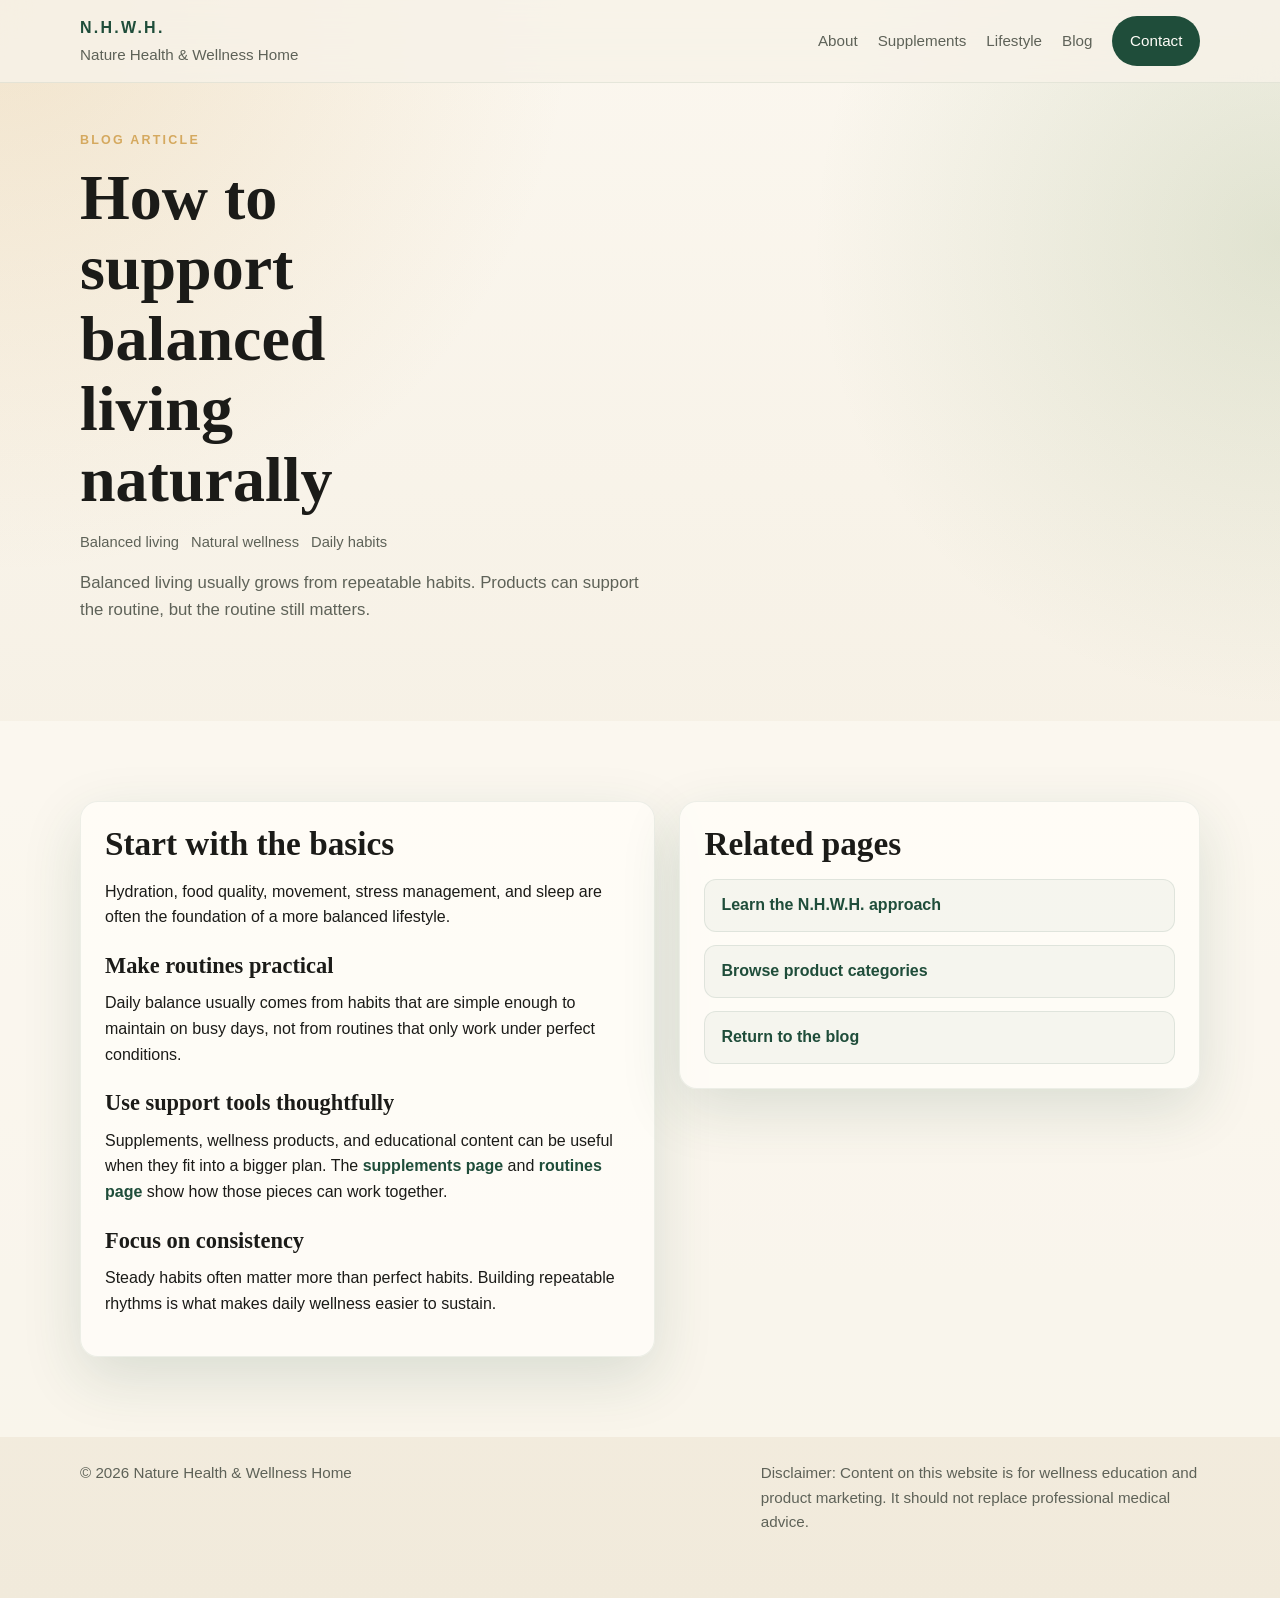
<file: how-to-support-balanced-living-naturally.html>
<!DOCTYPE html>
<html lang="en">
  <head>
    <meta charset="UTF-8" />
    <meta name="viewport" content="width=device-width, initial-scale=1.0" />
    <title>How to Support Balanced Living Naturally | N.H.W.H. Blog</title>
    <meta
      name="description"
      content="Learn simple ways to support balanced living naturally with hydration, movement, rest, practical routines, and thoughtful wellness choices."
    />
    <link rel="stylesheet" href="styles.css" />
    <script src="script.js" defer></script>
  </head>
  <body>
    <header class="site-header">
      <div class="container header-inner">
        <a class="brand" href="index.html">
          <span class="brand-mark">N.H.W.H.</span>
          <span class="brand-name">Nature Health & Wellness Home</span>
        </a>
        <button class="menu-toggle" type="button" aria-expanded="false" aria-controls="site-nav">
          Menu
        </button>
        <nav class="site-nav" id="site-nav" aria-label="Primary navigation">
          <a href="about.html">About</a>
          <a href="supplements.html">Supplements</a>
          <a href="daily-wellness-routines.html">Lifestyle</a>
          <a href="blog.html">Blog</a>
          <a class="nav-cta" href="contact.html">Contact</a>
        </nav>
      </div>
    </header>

    <main>
      <section class="section page-hero">
        <div class="container">
          <div class="page-hero-copy">
            <p class="eyebrow">Blog article</p>
            <h1>How to support balanced living naturally</h1>
            <div class="post-meta">
              <span>Balanced living</span>
              <span>Natural wellness</span>
              <span>Daily habits</span>
            </div>
            <p>
              Balanced living usually grows from repeatable habits. Products can support the
              routine, but the routine still matters.
            </p>
          </div>
        </div>
      </section>

      <section class="section section-soft">
        <div class="container two-column">
          <article class="prose-card">
            <h2>Start with the basics</h2>
            <p>Hydration, food quality, movement, stress management, and sleep are often the foundation of a more balanced lifestyle.</p>

            <h3>Make routines practical</h3>
            <p>Daily balance usually comes from habits that are simple enough to maintain on busy days, not from routines that only work under perfect conditions.</p>

            <h3>Use support tools thoughtfully</h3>
            <p>
              Supplements, wellness products, and educational content can be useful when
              they fit into a bigger plan. The
              <a class="inline-link" href="supplements.html">supplements page</a>
              and
              <a class="inline-link" href="daily-wellness-routines.html">routines page</a>
              show how those pieces can work together.
            </p>

            <h3>Focus on consistency</h3>
            <p>Steady habits often matter more than perfect habits. Building repeatable rhythms is what makes daily wellness easier to sustain.</p>
          </article>

          <aside class="prose-card">
            <h2>Related pages</h2>
            <ul class="check-list">
              <li><a class="inline-link" href="about.html">Learn the N.H.W.H. approach</a></li>
              <li><a class="inline-link" href="products.html">Browse product categories</a></li>
              <li><a class="inline-link" href="blog.html">Return to the blog</a></li>
            </ul>
          </aside>
        </div>
      </section>
    </main>

    <footer class="site-footer">
      <div class="container footer-inner">
        <p>&copy; <span id="year"></span> Nature Health & Wellness Home</p>
        <p class="footer-note">
          Disclaimer: Content on this website is for wellness education and product
          marketing. It should not replace professional medical advice.
        </p>
      </div>
    </footer>
  </body>
</html>
</file>
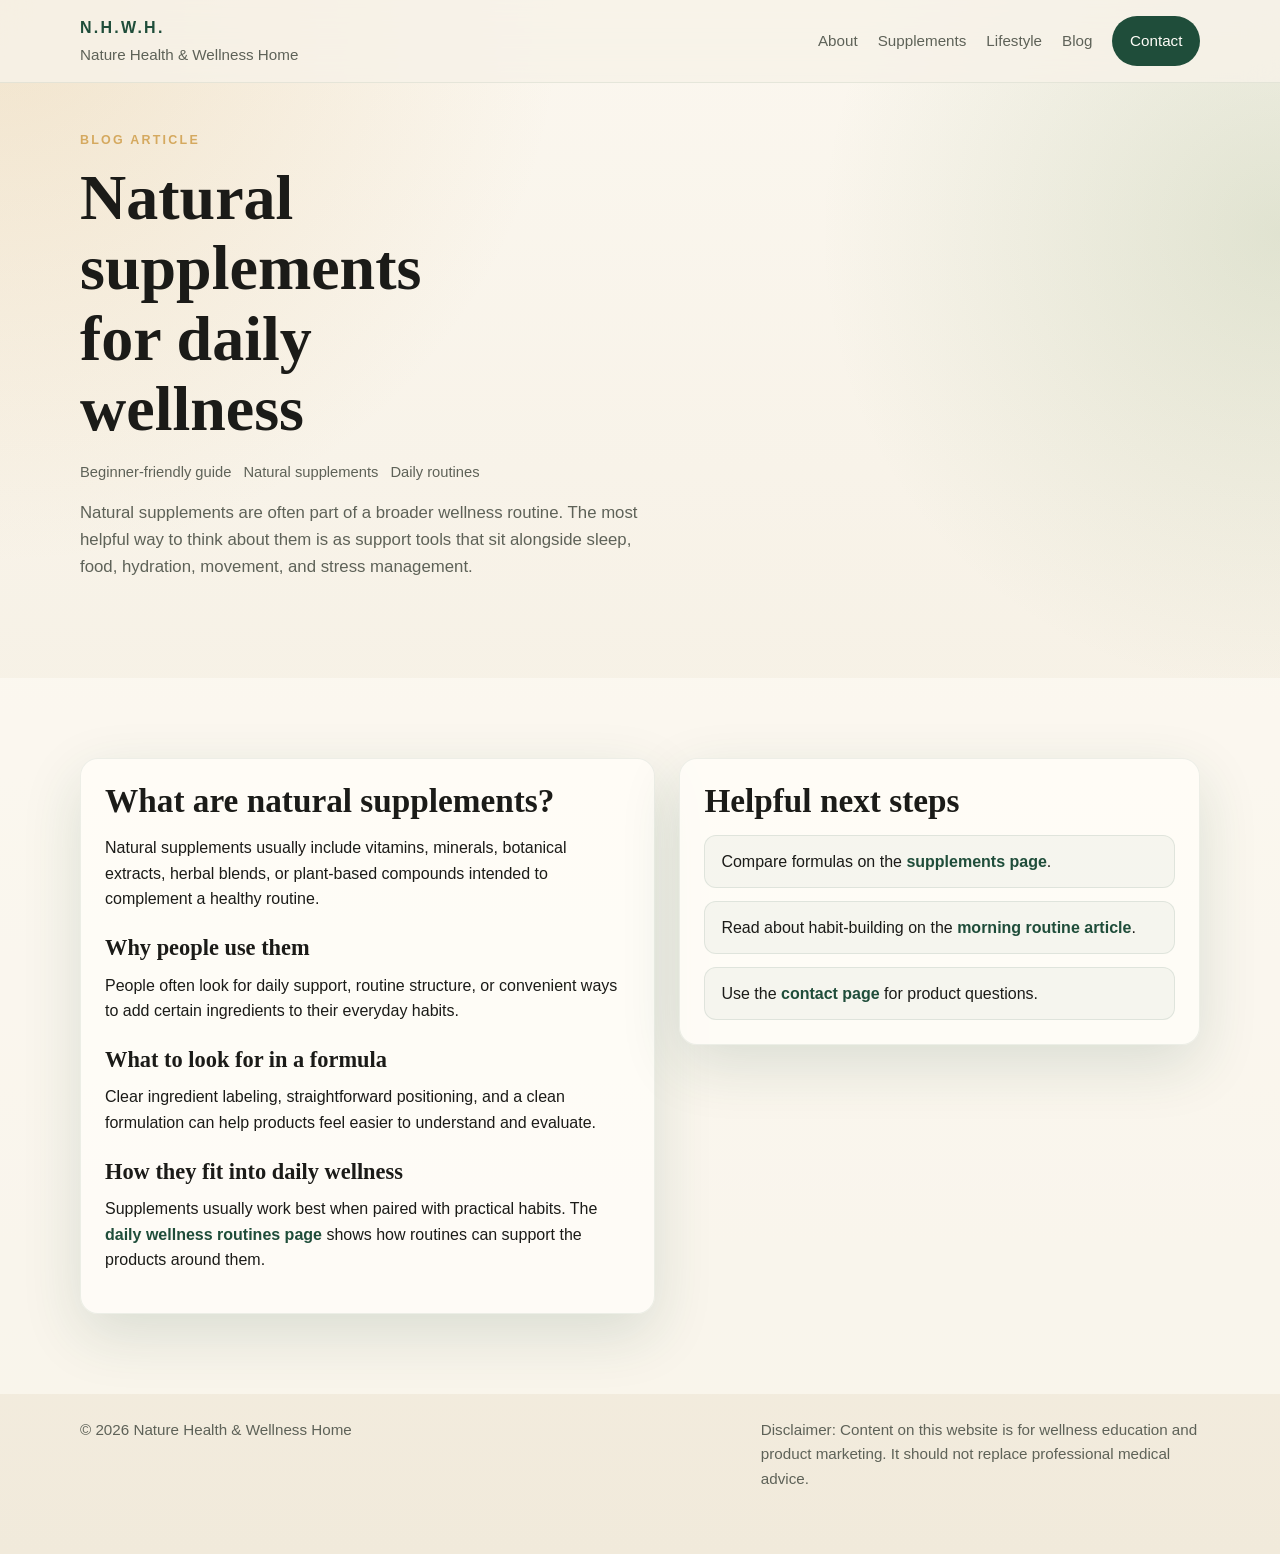
<file: natural-supplements-for-daily-wellness.html>
<!DOCTYPE html>
<html lang="en">
  <head>
    <meta charset="UTF-8" />
    <meta name="viewport" content="width=device-width, initial-scale=1.0" />
    <title>Natural Supplements for Daily Wellness | N.H.W.H. Blog</title>
    <meta
      name="description"
      content="Learn how natural supplements can fit into daily wellness routines, what to look for in a formula, and how to choose support responsibly."
    />
    <link rel="stylesheet" href="styles.css" />
    <script src="script.js" defer></script>
  </head>
  <body>
    <header class="site-header">
      <div class="container header-inner">
        <a class="brand" href="index.html">
          <span class="brand-mark">N.H.W.H.</span>
          <span class="brand-name">Nature Health & Wellness Home</span>
        </a>
        <button class="menu-toggle" type="button" aria-expanded="false" aria-controls="site-nav">
          Menu
        </button>
        <nav class="site-nav" id="site-nav" aria-label="Primary navigation">
          <a href="about.html">About</a>
          <a href="supplements.html">Supplements</a>
          <a href="daily-wellness-routines.html">Lifestyle</a>
          <a href="blog.html">Blog</a>
          <a class="nav-cta" href="contact.html">Contact</a>
        </nav>
      </div>
    </header>

    <main>
      <section class="section page-hero">
        <div class="container">
          <div class="page-hero-copy">
            <p class="eyebrow">Blog article</p>
            <h1>Natural supplements for daily wellness</h1>
            <div class="post-meta">
              <span>Beginner-friendly guide</span>
              <span>Natural supplements</span>
              <span>Daily routines</span>
            </div>
            <p>
              Natural supplements are often part of a broader wellness routine. The most
              helpful way to think about them is as support tools that sit alongside sleep,
              food, hydration, movement, and stress management.
            </p>
          </div>
        </div>
      </section>

      <section class="section section-soft">
        <div class="container two-column">
          <article class="prose-card">
            <h2>What are natural supplements?</h2>
            <p>
              Natural supplements usually include vitamins, minerals, botanical extracts,
              herbal blends, or plant-based compounds intended to complement a healthy
              routine.
            </p>

            <h3>Why people use them</h3>
            <p>
              People often look for daily support, routine structure, or convenient ways to
              add certain ingredients to their everyday habits.
            </p>

            <h3>What to look for in a formula</h3>
            <p>
              Clear ingredient labeling, straightforward positioning, and a clean
              formulation can help products feel easier to understand and evaluate.
            </p>

            <h3>How they fit into daily wellness</h3>
            <p>
              Supplements usually work best when paired with practical habits. The
              <a class="inline-link" href="daily-wellness-routines.html">daily wellness routines page</a>
              shows how routines can support the products around them.
            </p>
          </article>

          <aside class="prose-card">
            <h2>Helpful next steps</h2>
            <ul class="check-list">
              <li>Compare formulas on the <a class="inline-link" href="supplements.html">supplements page</a>.</li>
              <li>Read about habit-building on the <a class="inline-link" href="best-morning-wellness-routine.html">morning routine article</a>.</li>
              <li>Use the <a class="inline-link" href="contact.html">contact page</a> for product questions.</li>
            </ul>
          </aside>
        </div>
      </section>
    </main>

    <footer class="site-footer">
      <div class="container footer-inner">
        <p>&copy; <span id="year"></span> Nature Health & Wellness Home</p>
        <p class="footer-note">
          Disclaimer: Content on this website is for wellness education and product
          marketing. It should not replace professional medical advice.
        </p>
      </div>
    </footer>
  </body>
</html>
</file>
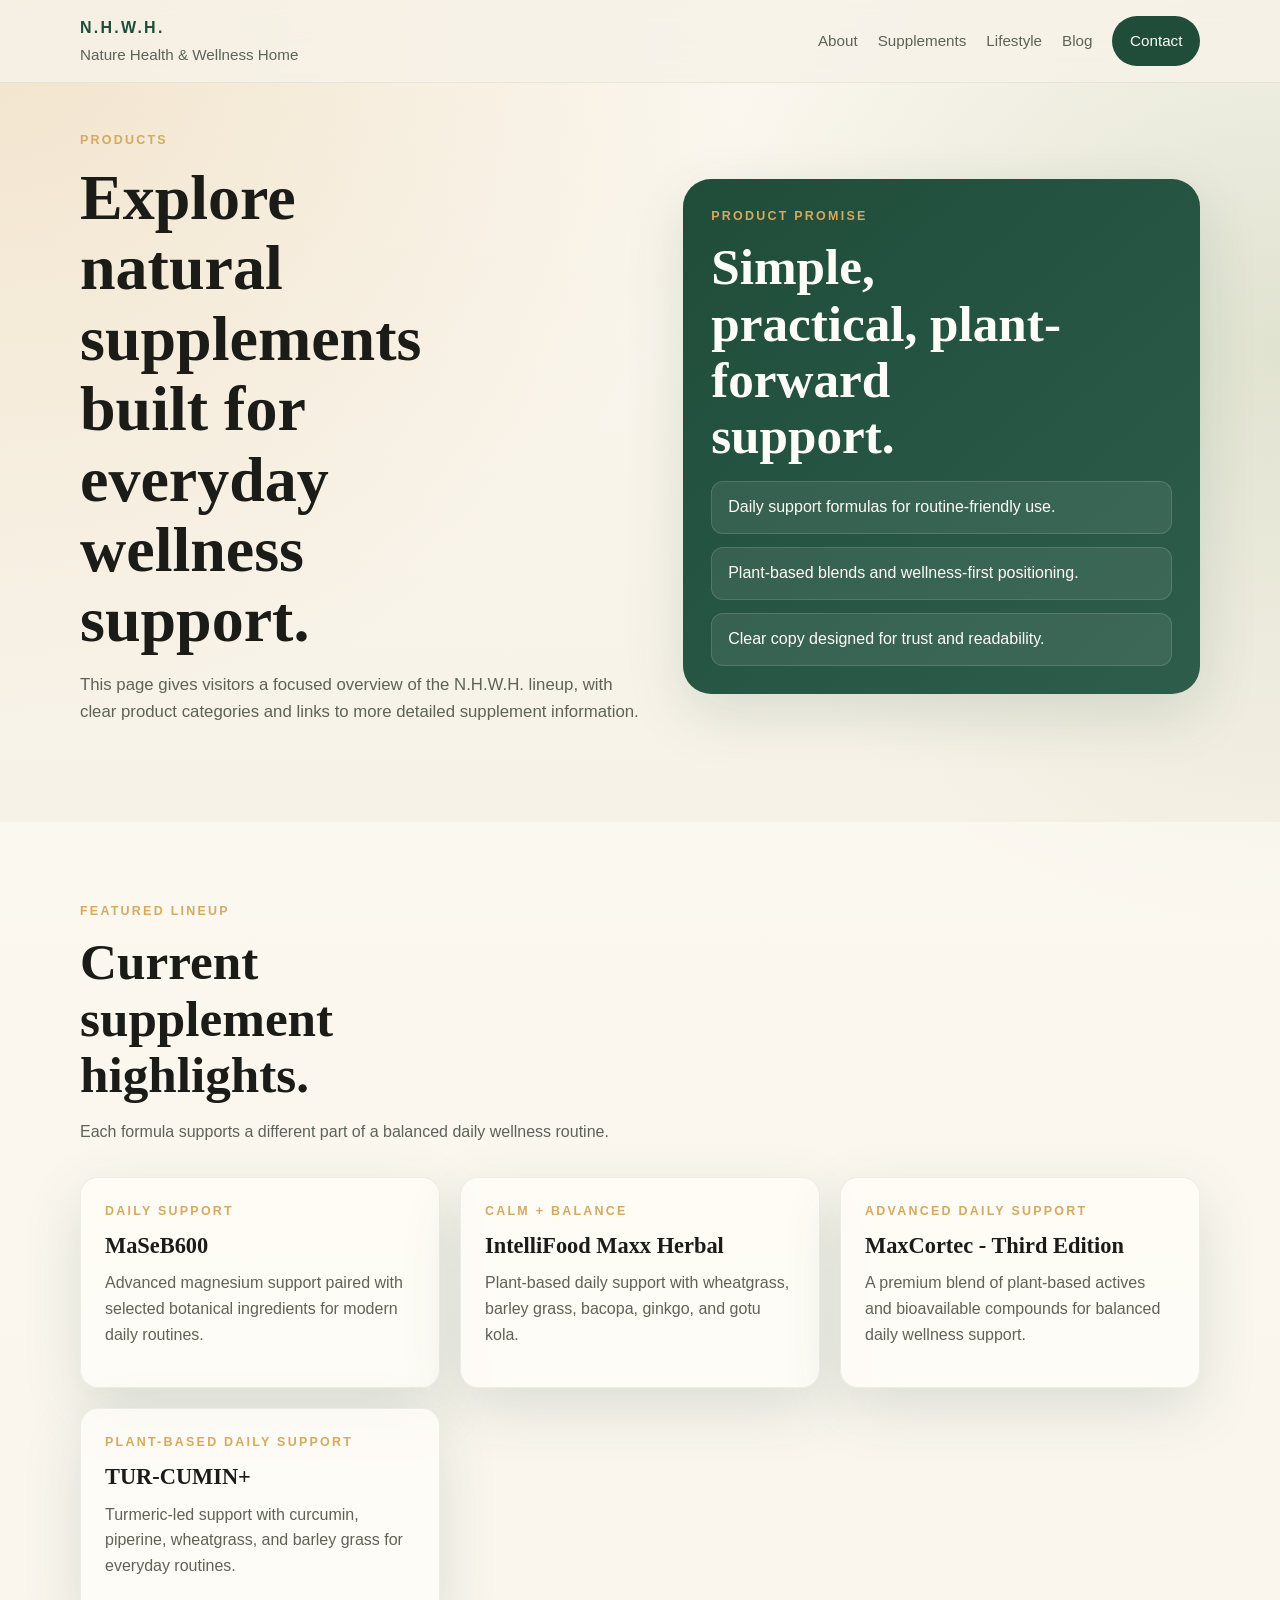
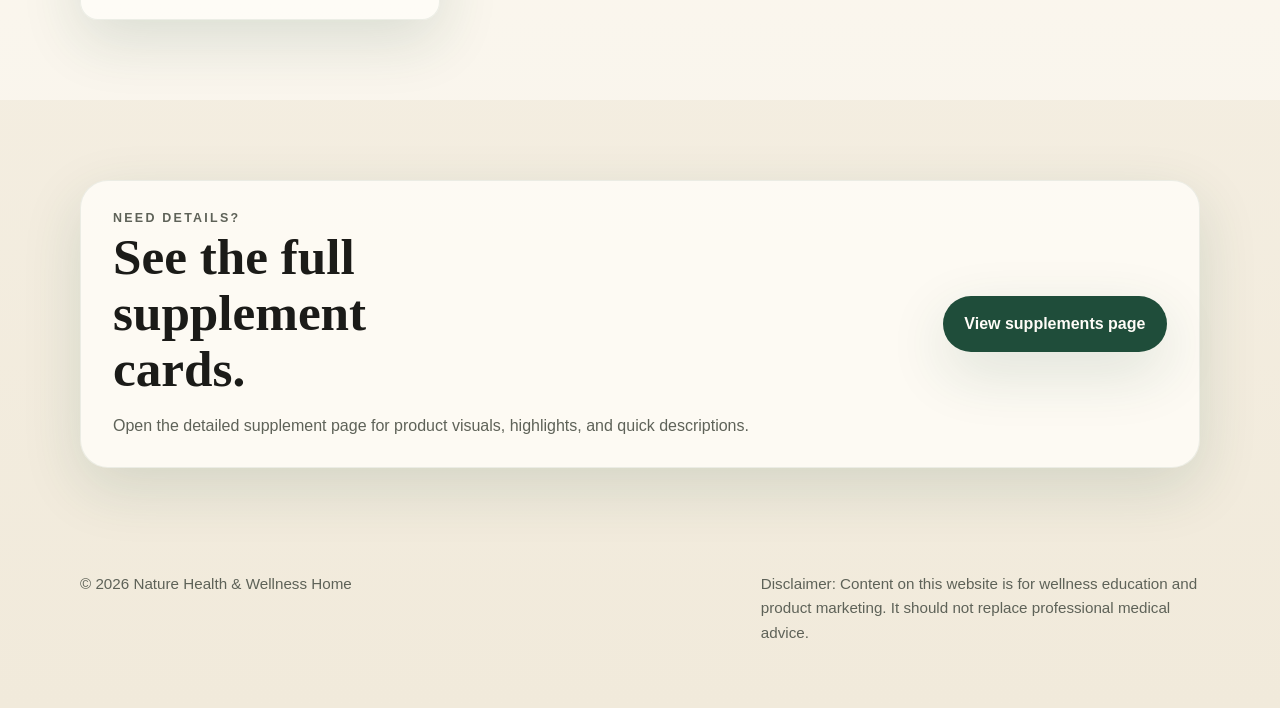
<file: products.html>
<!DOCTYPE html>
<html lang="en">
  <head>
    <meta charset="UTF-8" />
    <meta name="viewport" content="width=device-width, initial-scale=1.0" />
    <title>Products | Natural Supplements from N.H.W.H.</title>
    <meta
      name="description"
      content="Browse natural supplement products from N.H.W.H., including daily wellness support formulas designed for balanced everyday routines."
    />
    <link rel="stylesheet" href="styles.css" />
    <script src="script.js" defer></script>
  </head>
  <body>
    <header class="site-header">
      <div class="container header-inner">
        <a class="brand" href="index.html">
          <span class="brand-mark">N.H.W.H.</span>
          <span class="brand-name">Nature Health & Wellness Home</span>
        </a>
        <button class="menu-toggle" type="button" aria-expanded="false" aria-controls="site-nav">
          Menu
        </button>
        <nav class="site-nav" id="site-nav" aria-label="Primary navigation">
          <a href="about.html">About</a>
          <a href="supplements.html">Supplements</a>
          <a href="daily-wellness-routines.html">Lifestyle</a>
          <a href="blog.html">Blog</a>
          <a class="nav-cta" href="contact.html">Contact</a>
        </nav>
      </div>
    </header>

    <main>
      <section class="section page-hero">
        <div class="container page-hero-grid">
          <div class="page-hero-copy">
            <p class="eyebrow">Products</p>
            <h1>Explore natural supplements built for everyday wellness support.</h1>
            <p>
              This page gives visitors a focused overview of the N.H.W.H. lineup, with
              clear product categories and links to more detailed supplement information.
            </p>
          </div>
          <div class="page-hero-panel">
            <p class="eyebrow">Product promise</p>
            <h2>Simple, practical, plant-forward support.</h2>
            <ul class="page-hero-points">
              <li>Daily support formulas for routine-friendly use.</li>
              <li>Plant-based blends and wellness-first positioning.</li>
              <li>Clear copy designed for trust and readability.</li>
            </ul>
          </div>
        </div>
      </section>

      <section class="section section-soft">
        <div class="container">
          <div class="section-heading">
            <p class="eyebrow">Featured lineup</p>
            <h2>Current supplement highlights.</h2>
            <p>Each formula supports a different part of a balanced daily wellness routine.</p>
          </div>

          <div class="topic-grid">
            <article class="topic-card">
              <p class="eyebrow">Daily support</p>
              <h3>MaSeB600</h3>
              <p>Advanced magnesium support paired with selected botanical ingredients for modern daily routines.</p>
            </article>
            <article class="topic-card">
              <p class="eyebrow">Calm + balance</p>
              <h3>IntelliFood Maxx Herbal</h3>
              <p>Plant-based daily support with wheatgrass, barley grass, bacopa, ginkgo, and gotu kola.</p>
            </article>
            <article class="topic-card">
              <p class="eyebrow">Advanced daily support</p>
              <h3>MaxCortec - Third Edition</h3>
              <p>A premium blend of plant-based actives and bioavailable compounds for balanced daily wellness support.</p>
            </article>
            <article class="topic-card">
              <p class="eyebrow">Plant-based daily support</p>
              <h3>TUR-CUMIN+</h3>
              <p>Turmeric-led support with curcumin, piperine, wheatgrass, and barley grass for everyday routines.</p>
            </article>
          </div>
        </div>
      </section>

      <section class="section">
        <div class="container cta-band">
          <div>
            <p class="eyebrow">Need details?</p>
            <h2>See the full supplement cards.</h2>
            <p>Open the detailed supplement page for product visuals, highlights, and quick descriptions.</p>
          </div>
          <a class="button primary" href="supplements.html">View supplements page</a>
        </div>
      </section>
    </main>

    <footer class="site-footer">
      <div class="container footer-inner">
        <p>&copy; <span id="year"></span> Nature Health & Wellness Home</p>
        <p class="footer-note">
          Disclaimer: Content on this website is for wellness education and product
          marketing. It should not replace professional medical advice.
        </p>
      </div>
    </footer>
  </body>
</html>
</file>
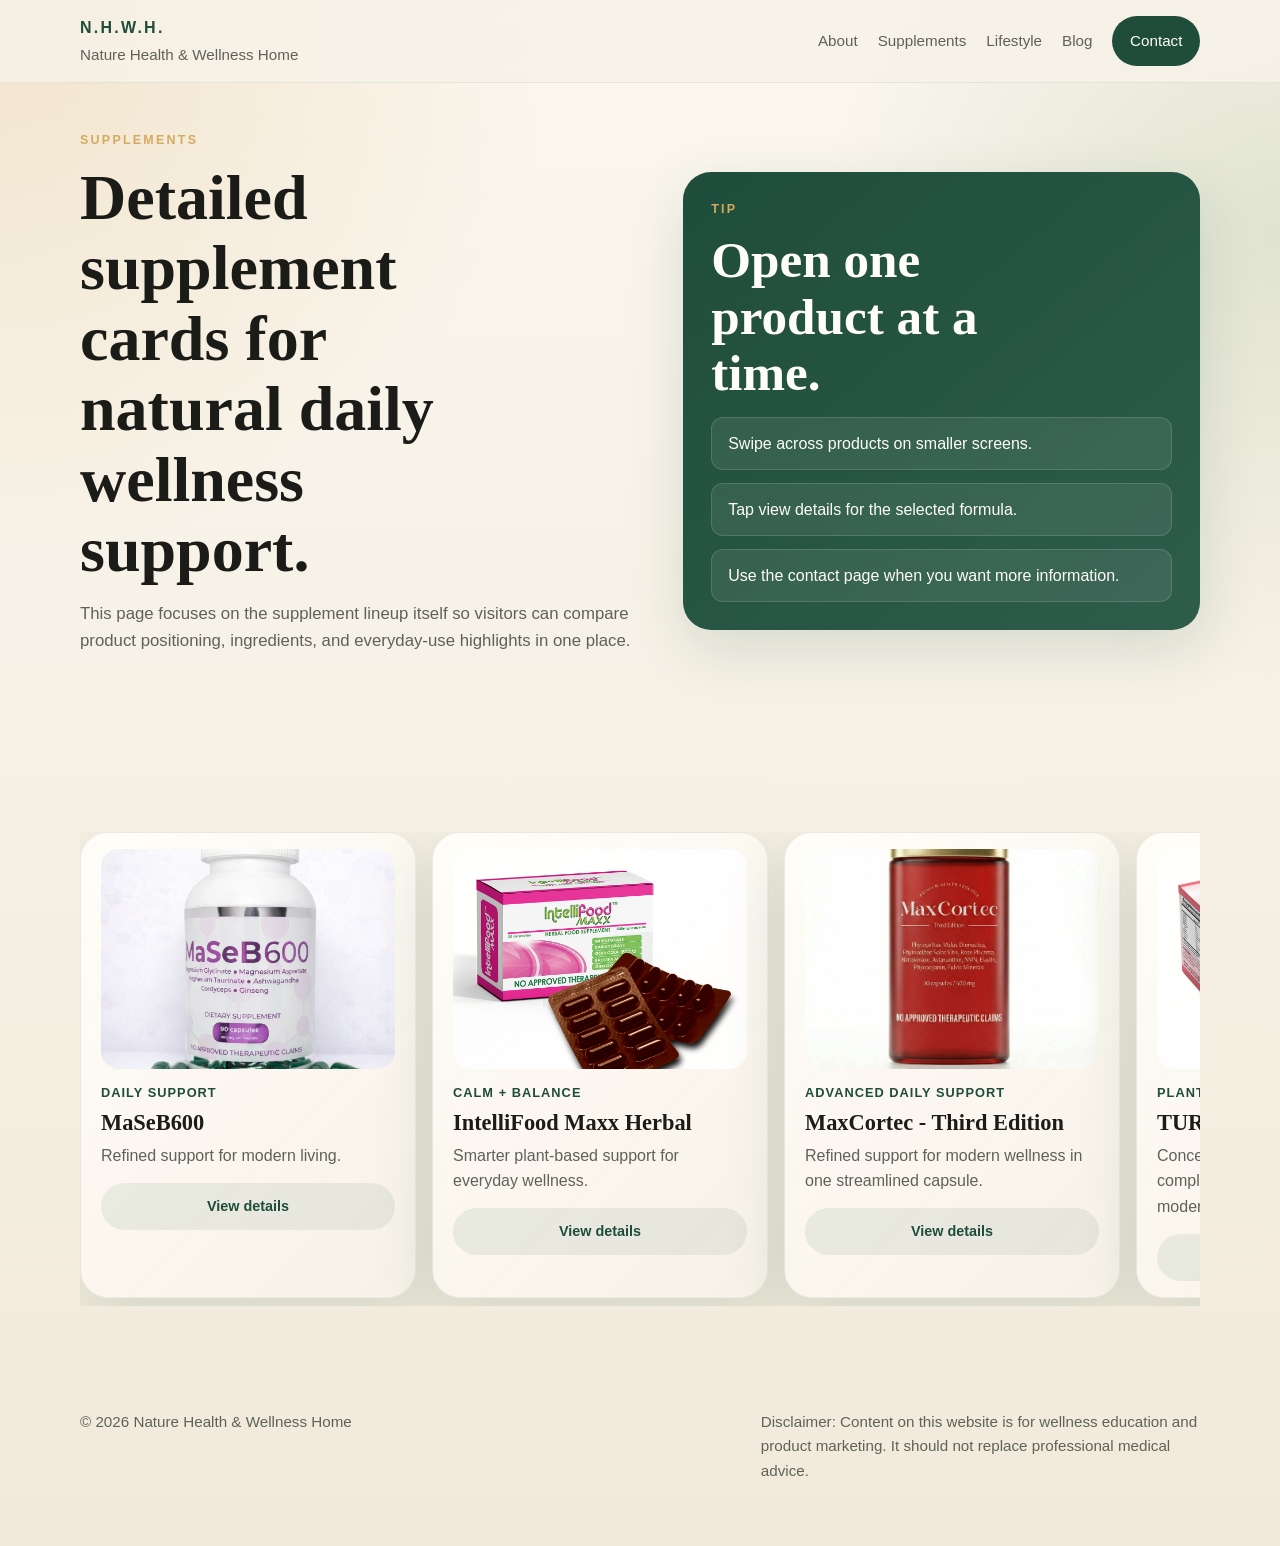
<file: supplements.html>
<!DOCTYPE html>
<html lang="en">
  <head>
    <meta charset="UTF-8" />
    <meta name="viewport" content="width=device-width, initial-scale=1.0" />
    <title>Supplements | Daily Wellness Formulas from N.H.W.H.</title>
    <meta
      name="description"
      content="Explore N.H.W.H. supplement formulas for daily wellness support, including magnesium blends, herbal wellness products, and turmeric-based support."
    />
    <link rel="stylesheet" href="styles.css" />
    <script src="script.js" defer></script>
  </head>
  <body>
    <header class="site-header">
      <div class="container header-inner">
        <a class="brand" href="index.html">
          <span class="brand-mark">N.H.W.H.</span>
          <span class="brand-name">Nature Health & Wellness Home</span>
        </a>
        <button class="menu-toggle" type="button" aria-expanded="false" aria-controls="site-nav">
          Menu
        </button>
        <nav class="site-nav" id="site-nav" aria-label="Primary navigation">
          <a href="about.html">About</a>
          <a href="supplements.html">Supplements</a>
          <a href="daily-wellness-routines.html">Lifestyle</a>
          <a href="blog.html">Blog</a>
          <a class="nav-cta" href="contact.html">Contact</a>
        </nav>
      </div>
    </header>

    <main>
      <section class="section page-hero">
        <div class="container page-hero-grid">
          <div class="page-hero-copy">
            <p class="eyebrow">Supplements</p>
            <h1>Detailed supplement cards for natural daily wellness support.</h1>
            <p>
              This page focuses on the supplement lineup itself so visitors can compare
              product positioning, ingredients, and everyday-use highlights in one place.
            </p>
          </div>
          <div class="page-hero-panel">
            <p class="eyebrow">Tip</p>
            <h2>Open one product at a time.</h2>
            <ul class="page-hero-points">
              <li>Swipe across products on smaller screens.</li>
              <li>Tap view details for the selected formula.</li>
              <li>Use the contact page when you want more information.</li>
            </ul>
          </div>
        </div>
      </section>

      <section class="section">
        <div class="container">
          <div class="product-showcase">
            <details class="product-spotlight reveal">
              <summary class="product-summary">
                <div class="product-summary-visual">
                  <img src="MaSeb.png" alt="MaSeB600 dietary supplement bottle with capsule product photo" />
                </div>
                <div class="product-summary-copy">
                  <p class="product-tag">Daily Support</p>
                  <h3>MaSeB600</h3>
                  <p class="product-summary-text">Refined support for modern living.</p>
                </div>
                <span class="product-toggle-indicator" aria-hidden="true"></span>
              </summary>
              <div class="product-content">
                <button class="product-close" type="button">Close</button>
                <p class="product-lead">Refined support for modern living.</p>
                <p>Thoughtfully crafted with magnesium forms and botanical ingredients for people building stronger everyday routines.</p>
                <ul class="product-highlights">
                  <li>90 capsules</li>
                  <li>600 mg per capsule</li>
                  <li>Clean formulation</li>
                  <li>Consistent quality</li>
                </ul>
                <p class="product-note">No approved therapeutic claims.</p>
                <a href="contact.html">Ask about MaSeB600</a>
              </div>
            </details>

            <details class="product-spotlight reveal">
              <summary class="product-summary">
                <div class="product-summary-visual">
                  <img src="0020b.png" alt="IntelliFood Maxx Herbal supplement box and blister pack product photo" />
                </div>
                <div class="product-summary-copy">
                  <p class="product-tag">Calm + balance</p>
                  <h3>IntelliFood Maxx Herbal</h3>
                  <p class="product-summary-text">Smarter plant-based support for everyday wellness.</p>
                </div>
                <span class="product-toggle-indicator" aria-hidden="true"></span>
              </summary>
              <div class="product-content">
                <button class="product-close" type="button">Close</button>
                <p class="product-lead">Smarter plant-based support for everyday wellness.</p>
                <p>Designed to support balanced routines with wheatgrass, barley grass, bacopa, ginkgo, and gotu kola.</p>
                <ul class="product-highlights">
                  <li>30 capsules</li>
                  <li>500 mg per capsule</li>
                  <li>Plant-based blend</li>
                  <li>Daily balance support</li>
                </ul>
                <p class="product-note">No approved therapeutic claims.</p>
                <a href="contact.html">Ask about IntelliFood Maxx Herbal</a>
              </div>
            </details>

            <details class="product-spotlight reveal">
              <summary class="product-summary">
                <div class="product-summary-visual">
                  <img src="MaxCortec.jpeg" alt="MaxCortec Third Edition supplement bottle product photo" />
                </div>
                <div class="product-summary-copy">
                  <p class="product-tag">Advanced daily support</p>
                  <h3>MaxCortec - Third Edition</h3>
                  <p class="product-summary-text">Refined support for modern wellness in one streamlined capsule.</p>
                </div>
                <span class="product-toggle-indicator" aria-hidden="true"></span>
              </summary>
              <div class="product-content">
                <button class="product-close" type="button">Close</button>
                <p class="product-lead">Advanced daily support, refined for modern wellness.</p>
                <p>Plant-based actives and bioavailable compounds curated to complement balanced daily living.</p>
                <ul class="product-highlights">
                  <li>30 capsules</li>
                  <li>500 mg</li>
                  <li>Plant-based actives</li>
                  <li>Daily wellness support</li>
                </ul>
                <p class="product-note">No approved therapeutic claims.</p>
                <a href="contact.html">Ask about MaxCortec</a>
              </div>
            </details>

            <details class="product-spotlight reveal">
              <summary class="product-summary">
                <div class="product-summary-visual">
                  <img src="0009b.png" alt="TUR-CUMIN+ herbal food supplement product box and blister pack photo" />
                </div>
                <div class="product-summary-copy">
                  <p class="product-tag">Plant-based daily support</p>
                  <h3>TUR-CUMIN+</h3>
                  <p class="product-summary-text">Concentrated turmeric with complementary herbal extracts for modern daily routines.</p>
                </div>
                <span class="product-toggle-indicator" aria-hidden="true"></span>
              </summary>
              <div class="product-content">
                <button class="product-close" type="button">Close</button>
                <p class="product-lead">Plant-based daily support powered by concentrated turmeric and complementary herbal extracts.</p>
                <p>Formulated with curcumin, piperine, wheatgrass powder, and barley grass powder for a balanced herbal wellness blend.</p>
                <ul class="product-highlights">
                  <li>60 capsules per box</li>
                  <li>600 mg per capsule</li>
                  <li>Clean herbal formulation</li>
                  <li>Modern daily wellness</li>
                </ul>
                <p class="product-note">No approved therapeutic claims.</p>
                <a href="contact.html">Ask about TUR-CUMIN+</a>
              </div>
            </details>
          </div>
        </div>
      </section>
    </main>

    <footer class="site-footer">
      <div class="container footer-inner">
        <p>&copy; <span id="year"></span> Nature Health & Wellness Home</p>
        <p class="footer-note">
          Disclaimer: Content on this website is for wellness education and product
          marketing. It should not replace professional medical advice.
        </p>
      </div>
    </footer>
  </body>
</html>
</file>
<file: styles.css>
:root {
  --cream: #f7f2e8;
  --sand: #e5dcc9;
  --pine: #1f4d3a;
  --moss: #305f4e;
  --leaf: #7d9b63;
  --gold: #d5a95f;
  --ink: #1b1b18;
  --muted: #5e6258;
  --white: #fffdf8;
  --shadow: 0 20px 60px rgba(31, 77, 58, 0.14);
  --radius-lg: 28px;
  --radius-md: 18px;
  --radius-sm: 12px;
  --content-width: 1120px;
}

*,
*::before,
*::after {
  box-sizing: border-box;
}

html {
  scroll-behavior: smooth;
}

body {
  margin: 0;
  font-family: "Trebuchet MS", "Gill Sans", sans-serif;
  color: var(--ink);
  background:
    radial-gradient(circle at top left, rgba(213, 169, 95, 0.24), transparent 28%),
    radial-gradient(circle at right 15%, rgba(125, 155, 99, 0.2), transparent 25%),
    linear-gradient(180deg, #fbf7ef 0%, #f1eadb 100%);
  line-height: 1.6;
}

img {
  max-width: 100%;
  display: block;
}

a {
  color: inherit;
  text-decoration: none;
}

button,
a.button {
  cursor: pointer;
}

.container {
  width: min(calc(100% - 2rem), var(--content-width));
  margin: 0 auto;
}

.section {
  padding: 5rem 0;
}

.section-soft {
  background: rgba(255, 253, 248, 0.55);
}

.section-contrast {
  background:
    linear-gradient(135deg, rgba(31, 77, 58, 0.96), rgba(48, 95, 78, 0.94)),
    #234d3c;
  color: var(--white);
}

.eyebrow {
  margin: 0 0 0.75rem;
  text-transform: uppercase;
  letter-spacing: 0.18em;
  font-size: 0.78rem;
  color: var(--gold);
  font-weight: 700;
}

h1,
h2,
h3 {
  font-family: "Palatino Linotype", "Book Antiqua", Georgia, serif;
  line-height: 1.1;
  margin-top: 0;
}

h1 {
  font-size: clamp(2.8rem, 5vw, 5rem);
  max-width: 12ch;
  margin-bottom: 1rem;
}

h2 {
  font-size: clamp(2rem, 4vw, 3.4rem);
  max-width: 14ch;
  margin-bottom: 1rem;
}

h3 {
  font-size: 1.4rem;
  margin-bottom: 0.75rem;
}

p {
  margin-top: 0;
}

.site-header {
  position: sticky;
  top: 0;
  z-index: 20;
  backdrop-filter: blur(16px);
  background: rgba(247, 242, 232, 0.82);
  border-bottom: 1px solid rgba(31, 77, 58, 0.08);
}

.header-inner {
  position: relative;
  display: flex;
  align-items: center;
  justify-content: space-between;
  gap: 1rem;
  min-height: 82px;
}

.brand {
  display: inline-flex;
  flex-direction: column;
  gap: 0.15rem;
}

.brand-mark {
  font-weight: 800;
  letter-spacing: 0.14em;
  color: var(--pine);
}

.brand-name {
  font-size: 0.95rem;
  color: var(--muted);
}

.site-nav {
  display: flex;
  align-items: center;
  gap: 1.25rem;
}

.site-nav a {
  font-size: 0.95rem;
  color: var(--muted);
}

.site-nav a:hover,
.site-nav a:focus-visible {
  color: var(--pine);
}

.nav-cta {
  padding: 0.8rem 1.1rem;
  border-radius: 999px;
  background: var(--pine);
  color: var(--white) !important;
}

.menu-toggle {
  display: none;
  border: 1px solid rgba(31, 77, 58, 0.15);
  background: rgba(255, 253, 248, 0.9);
  border-radius: 999px;
  padding: 0.75rem 1rem;
  color: var(--pine);
  font-weight: 700;
}

.hero {
  padding-top: 3rem;
}

.hero-grid {
  display: grid;
  grid-template-columns: 1.2fr 0.8fr;
  gap: 2rem;
  align-items: center;
}

.hero-text {
  max-width: 58ch;
  color: var(--muted);
  font-size: 1.05rem;
}

.hero-actions {
  display: flex;
  flex-wrap: wrap;
  gap: 0.9rem;
  margin: 2rem 0;
}

.button {
  display: inline-flex;
  align-items: center;
  justify-content: center;
  padding: 0.95rem 1.35rem;
  border-radius: 999px;
  font-weight: 700;
  transition: transform 200ms ease, box-shadow 200ms ease, background-color 200ms ease;
}

.button:hover,
.button:focus-visible {
  transform: translateY(-2px);
}

.button.primary {
  background: var(--pine);
  color: var(--white);
  box-shadow: var(--shadow);
}

.button.secondary {
  border: 1px solid rgba(31, 77, 58, 0.18);
  background: rgba(255, 253, 248, 0.78);
  color: var(--pine);
}

.hero-points {
  list-style: none;
  padding: 0;
  margin: 0;
  display: flex;
  flex-wrap: wrap;
  gap: 0.9rem;
}

.hero-points li {
  padding: 0.55rem 0.9rem;
  border-radius: 999px;
  background: rgba(255, 253, 248, 0.66);
  border: 1px solid rgba(31, 77, 58, 0.08);
  color: var(--pine);
  font-size: 0.95rem;
}

.hero-panel {
  position: relative;
  display: grid;
  gap: 1rem;
}

.panel-card {
  border-radius: var(--radius-lg);
  padding: 1.5rem;
  background: rgba(255, 253, 248, 0.85);
  border: 1px solid rgba(31, 77, 58, 0.08);
  box-shadow: var(--shadow);
}

.accent-card {
  background:
    linear-gradient(135deg, rgba(31, 77, 58, 0.95), rgba(48, 95, 78, 0.9)),
    var(--pine);
  color: var(--white);
}

.panel-label {
  text-transform: uppercase;
  letter-spacing: 0.14em;
  font-size: 0.78rem;
  opacity: 0.8;
}

.stat-card {
  display: grid;
  grid-template-columns: repeat(2, minmax(0, 1fr));
  gap: 1rem;
}

.stat-number {
  font-size: 2.4rem;
  margin-bottom: 0.25rem;
  font-family: "Palatino Linotype", "Book Antiqua", Georgia, serif;
  color: var(--pine);
}

.stat-label {
  color: var(--muted);
}

.note-card {
  position: relative;
  overflow: hidden;
}

.note-card::after {
  content: "";
  position: absolute;
  inset: auto -40px -40px auto;
  width: 150px;
  height: 150px;
  border-radius: 50%;
  background: rgba(213, 169, 95, 0.18);
}

.section-heading {
  margin-bottom: 2rem;
}

.section-heading p:last-child {
  max-width: 60ch;
  color: var(--muted);
}

.section-contrast .section-heading p:last-child {
  color: rgba(255, 253, 248, 0.78);
}

.feature-grid {
  display: grid;
  grid-template-columns: repeat(3, minmax(0, 1fr));
  gap: 1.25rem;
}

.feature-card,
.contact-card,
.faq-item {
  border-radius: var(--radius-md);
  border: 1px solid rgba(31, 77, 58, 0.08);
  background: rgba(255, 253, 248, 0.78);
  box-shadow: var(--shadow);
}

.feature-card {
  padding: 1.5rem;
}

.product-tag {
  margin-bottom: 0;
  color: var(--pine);
  font-weight: 700;
  text-transform: uppercase;
  letter-spacing: 0.08em;
  font-size: 0.8rem;
}

.product-showcase {
  display: grid;
  grid-auto-flow: column;
  grid-auto-columns: minmax(30%, 1fr);
  gap: 1rem;
  grid-template-columns: none;
  align-items: start;
  overflow-x: auto;
  overscroll-behavior-x: contain;
  scroll-snap-type: x mandatory;
  scroll-behavior: smooth;
  scrollbar-width: none;
  padding-bottom: 0.5rem;
}

.product-showcase::-webkit-scrollbar {
  display: none;
}

.product-spotlight {
  position: relative;
  border-radius: var(--radius-lg);
  border: 1px solid rgba(31, 77, 58, 0.08);
  background: linear-gradient(135deg, rgba(255, 253, 248, 0.96), rgba(247, 242, 232, 0.92));
  box-shadow: var(--shadow);
  overflow: hidden;
  min-height: 100%;
  transition: transform 220ms ease, box-shadow 220ms ease;
  scroll-snap-align: start;
}

.product-summary {
  display: grid;
  grid-template-columns: 1fr;
  gap: 0.9rem;
  align-items: start;
  padding: 1rem 1.25rem;
  cursor: pointer;
  list-style: none;
}

.product-summary::-webkit-details-marker {
  display: none;
}

.product-summary-visual {
  height: 220px;
  border-radius: var(--radius-md);
  overflow: hidden;
  background: rgba(255, 255, 255, 0.9);
}

.product-summary-visual img {
  width: 100%;
  height: 100%;
  object-fit: cover;
}

.product-summary-copy {
  min-width: 0;
  display: grid;
  gap: 0.45rem;
}

.product-summary-copy h3 {
  margin-bottom: 0;
}

.product-summary-text {
  margin-bottom: 0;
  color: var(--muted);
}

.product-toggle-indicator {
  display: inline-flex;
  align-items: center;
  justify-content: center;
  min-width: 0;
  width: 100%;
  padding: 0.75rem 0.9rem;
  border-radius: 999px;
  background: rgba(31, 77, 58, 0.08);
  color: var(--pine);
  font-size: 0.9rem;
  font-weight: 700;
}

.product-visual {
  border-radius: calc(var(--radius-lg) - 8px);
  overflow: hidden;
  background: rgba(255, 255, 255, 0.85);
  min-height: 100%;
}

.product-visual img {
  width: 100%;
  height: 100%;
  object-fit: cover;
}

.product-content {
  position: absolute;
  inset: 0;
  display: grid;
  align-content: start;
  gap: 1rem;
  opacity: 0;
  overflow: auto;
  padding: 1.25rem;
  background: linear-gradient(180deg, rgba(255, 253, 248, 0.98), rgba(247, 242, 232, 0.98));
  pointer-events: none;
  transform: translateY(4%);
  transition:
    opacity 220ms ease,
    transform 260ms ease;
}

.product-spotlight[open] .product-content {
  opacity: 1;
  pointer-events: auto;
  transform: translateY(0);
}

.product-spotlight[open] .product-toggle-indicator {
  background: var(--pine);
  color: var(--white);
}

.product-spotlight[open] {
  transform: translateY(-4px);
  box-shadow: 0 28px 70px rgba(31, 77, 58, 0.18);
}

.product-spotlight[open] .product-toggle-indicator::before {
  content: "Hide details";
}

.product-toggle-indicator::before {
  content: "View details";
}

.product-lead {
  margin-bottom: 0;
  font-size: 1.2rem;
  color: var(--pine);
  font-weight: 700;
}

.product-close {
  justify-self: end;
  border: 0;
  border-radius: 999px;
  padding: 0.55rem 0.9rem;
  background: rgba(31, 77, 58, 0.08);
  color: var(--pine);
  font: inherit;
  font-weight: 700;
  cursor: pointer;
}

.product-content::-webkit-scrollbar {
  width: 8px;
}

.product-content::-webkit-scrollbar-thumb {
  background: rgba(31, 77, 58, 0.18);
  border-radius: 999px;
}

.product-highlights {
  display: flex;
  flex-wrap: wrap;
  gap: 0.85rem;
  list-style: none;
  padding: 0;
  margin: 0;
}

.product-highlights li {
  padding: 0.6rem 0.95rem;
  border-radius: 999px;
  border: 1px solid rgba(31, 77, 58, 0.12);
  background: rgba(255, 253, 248, 0.92);
  color: var(--pine);
  font-size: 0.95rem;
  font-weight: 700;
}

.product-note {
  margin-bottom: 0;
  color: var(--muted);
  font-size: 0.95rem;
}

.product-content a {
  margin-top: auto;
  color: var(--pine);
  font-weight: 700;
}

.feature-banner {
  display: grid;
  grid-template-columns: 1fr;
  gap: 1.25rem;
  align-items: start;
  padding: 1.75rem;
  border-radius: var(--radius-lg);
  border: 1px solid rgba(31, 77, 58, 0.08);
  background:
    radial-gradient(circle at top right, rgba(213, 169, 95, 0.16), transparent 28%),
    linear-gradient(135deg, rgba(255, 253, 248, 0.98), rgba(247, 242, 232, 0.94));
  box-shadow: var(--shadow);
  overflow: hidden;
}

.feature-banner-copy {
  display: grid;
  gap: 1rem;
}

.feature-banner-visual {
  order: -1;
}

.feature-banner-copy h3 {
  font-size: clamp(2rem, 3.6vw, 3.2rem);
  margin-bottom: 0;
}

.feature-banner-lead {
  margin-bottom: 0;
  font-size: 1.1rem;
  color: var(--pine);
  font-weight: 700;
  max-width: 48ch;
}

.feature-banner-copy p:not(.eyebrow):not(.feature-banner-lead) {
  max-width: 58ch;
  color: var(--muted);
}

.feature-banner-actions {
  display: flex;
  flex-wrap: wrap;
  gap: 0.9rem;
}

.feature-banner-visual {
  align-self: start;
  min-height: 0;
  border-radius: calc(var(--radius-lg) - 8px);
  overflow: hidden;
  background:
    linear-gradient(160deg, rgba(31, 77, 58, 0.94), rgba(48, 95, 78, 0.82)),
    var(--pine);
  display: flex;
  align-items: center;
  justify-content: center;
  padding: 1.5rem;
}

.feature-banner-visual img {
  width: min(100%, 460px);
  object-fit: contain;
  filter: drop-shadow(0 28px 44px rgba(0, 0, 0, 0.28));
}

.lifestyle-grid {
  display: grid;
  grid-template-columns: 0.9fr 1.1fr;
  gap: 2rem;
  align-items: start;
}

.routine-board {
  display: grid;
  grid-template-columns: repeat(3, minmax(0, 1fr));
  gap: 1rem;
}

.routine-board article {
  padding: 1.35rem;
  border-radius: var(--radius-md);
  background: rgba(255, 253, 248, 0.08);
  border: 1px solid rgba(255, 253, 248, 0.14);
}

.routine-board span {
  display: inline-flex;
  width: 2.25rem;
  height: 2.25rem;
  align-items: center;
  justify-content: center;
  border-radius: 50%;
  margin-bottom: 1rem;
  background: rgba(213, 169, 95, 0.25);
  color: var(--white);
  font-weight: 700;
}

.faq-list {
  display: grid;
  gap: 1rem;
}

.faq-item {
  padding: 1.2rem 1.4rem;
}

.faq-item summary {
  font-weight: 700;
  cursor: pointer;
  list-style: none;
}

.faq-item summary::-webkit-details-marker {
  display: none;
}

.faq-item p {
  margin: 1rem 0 0;
  color: var(--muted);
}

.contact-card {
  display: flex;
  align-items: center;
  justify-content: space-between;
  gap: 2rem;
  padding: 2rem;
}

.resource-grid,
.blog-grid,
.topic-grid,
.contact-grid,
.post-links {
  display: grid;
  gap: 1.25rem;
}

.resource-grid,
.blog-grid,
.topic-grid {
  grid-template-columns: repeat(3, minmax(0, 1fr));
}

.resource-card,
.blog-card,
.topic-card,
.contact-panel,
.prose-card,
.highlight-card {
  border-radius: var(--radius-md);
  border: 1px solid rgba(31, 77, 58, 0.08);
  background: rgba(255, 253, 248, 0.82);
  box-shadow: var(--shadow);
}

.resource-card,
.blog-card,
.topic-card,
.contact-panel,
.prose-card {
  padding: 1.5rem;
}

.resource-card h3,
.blog-card h3,
.topic-card h3,
.highlight-card h3 {
  margin-bottom: 0.75rem;
}

.resource-card p:last-child,
.blog-card p:last-child,
.topic-card p:last-child {
  color: var(--muted);
}

.page-hero {
  padding-top: 3rem;
}

.page-hero-grid {
  display: grid;
  grid-template-columns: 1.05fr 0.95fr;
  gap: 2rem;
  align-items: center;
}

.page-hero-copy p:last-child {
  max-width: 62ch;
  color: var(--muted);
  font-size: 1.05rem;
}

.page-hero-panel {
  padding: 1.75rem;
  border-radius: var(--radius-lg);
  background:
    linear-gradient(140deg, rgba(31, 77, 58, 0.96), rgba(48, 95, 78, 0.88)),
    var(--pine);
  color: var(--white);
  box-shadow: var(--shadow);
}

.page-hero-panel p:last-child,
.section-contrast .page-hero-panel p:last-child {
  color: rgba(255, 253, 248, 0.82);
}

.page-hero-points,
.check-list,
.contact-list {
  list-style: none;
  padding: 0;
  margin: 0;
  display: grid;
  gap: 0.8rem;
}

.page-hero-points li,
.check-list li,
.contact-list li {
  padding: 0.8rem 1rem;
  border-radius: var(--radius-sm);
  background: rgba(255, 253, 248, 0.08);
  border: 1px solid rgba(255, 253, 248, 0.14);
}

.section-soft .check-list li,
.section-soft .contact-list li,
.prose-card .check-list li {
  background: rgba(31, 77, 58, 0.04);
  border-color: rgba(31, 77, 58, 0.1);
}

.two-column {
  display: grid;
  grid-template-columns: 1.05fr 0.95fr;
  gap: 1.5rem;
  align-items: start;
}

.split-card {
  display: grid;
  gap: 1rem;
}

.highlight-card {
  padding: 1.4rem;
  background:
    radial-gradient(circle at top right, rgba(213, 169, 95, 0.18), transparent 30%),
    rgba(255, 253, 248, 0.86);
}

.post-meta {
  display: flex;
  flex-wrap: wrap;
  gap: 0.75rem;
  margin-bottom: 1rem;
  color: var(--muted);
  font-size: 0.92rem;
}

.prose-card h2 {
  font-size: clamp(1.6rem, 2.6vw, 2.3rem);
  max-width: none;
}

.prose-card h3 {
  margin-top: 1.5rem;
}

.inline-link {
  color: var(--pine);
  font-weight: 700;
}

.cta-band {
  display: flex;
  align-items: center;
  justify-content: space-between;
  gap: 1.5rem;
  padding: 1.75rem 2rem;
  border-radius: var(--radius-lg);
  background: rgba(255, 253, 248, 0.82);
  border: 1px solid rgba(31, 77, 58, 0.08);
  box-shadow: var(--shadow);
}

.cta-band p {
  margin-bottom: 0;
  color: var(--muted);
}

.site-footer {
  padding: 1.5rem 0 3rem;
}

.site-footer {
  padding: 1.5rem 0 3rem;
}

.footer-inner {
  display: flex;
  justify-content: space-between;
  gap: 1.5rem;
  color: var(--muted);
  font-size: 0.95rem;
}

.footer-note {
  max-width: 52ch;
}

.reveal {
  opacity: 0;
  transform: translateY(24px);
  transition: opacity 700ms ease, transform 700ms ease;
}

.reveal.is-visible {
  opacity: 1;
  transform: translateY(0);
}

@media (max-width: 960px) {
  .hero-grid,
  .lifestyle-grid,
  .feature-grid,
  .routine-board,
  .page-hero-grid,
  .two-column,
  .resource-grid,
  .blog-grid,
  .topic-grid,
  .contact-grid {
    grid-template-columns: 1fr;
  }

  .product-showcase {
    grid-auto-columns: minmax(48%, 1fr);
  }

  .contact-card,
  .footer-inner,
  .cta-band {
    flex-direction: column;
  }

  .contact-card,
  .footer-inner,
  .cta-band {
    align-items: flex-start;
  }

  .site-nav {
    position: absolute;
    top: calc(100% + 0.5rem);
    right: 1rem;
    left: 1rem;
    display: none;
    flex-direction: column;
    align-items: stretch;
    padding: 1rem;
    border-radius: var(--radius-md);
    background: rgba(255, 253, 248, 0.96);
    box-shadow: var(--shadow);
  }

  .site-nav.is-open {
    display: flex;
  }

  .menu-toggle {
    display: inline-flex;
  }

  .product-summary {
    grid-template-columns: 1fr;
  }

  .product-toggle-indicator {
    justify-self: stretch;
  }

}

@media (max-width: 640px) {
  .section {
    padding: 4rem 0;
  }

  .header-inner {
    min-height: 72px;
  }

  h1 {
    max-width: 11ch;
  }

  .product-showcase {
    grid-auto-columns: minmax(82%, 1fr);
  }

  .product-spotlight {
    scroll-snap-align: center;
  }

  .product-summary {
    padding: 1rem;
  }

  .feature-banner {
    padding: 1.2rem;
  }

  .feature-banner-actions {
    flex-direction: column;
    align-items: stretch;
  }

  .hero-actions,
  .hero-points,
  .product-highlights {
    flex-direction: column;
    align-items: stretch;
  }

  .hero-points li,
  .product-highlights li,
  .button {
    width: 100%;
  }

  .product-summary-visual {
    height: 180px;
  }
}
</file>
